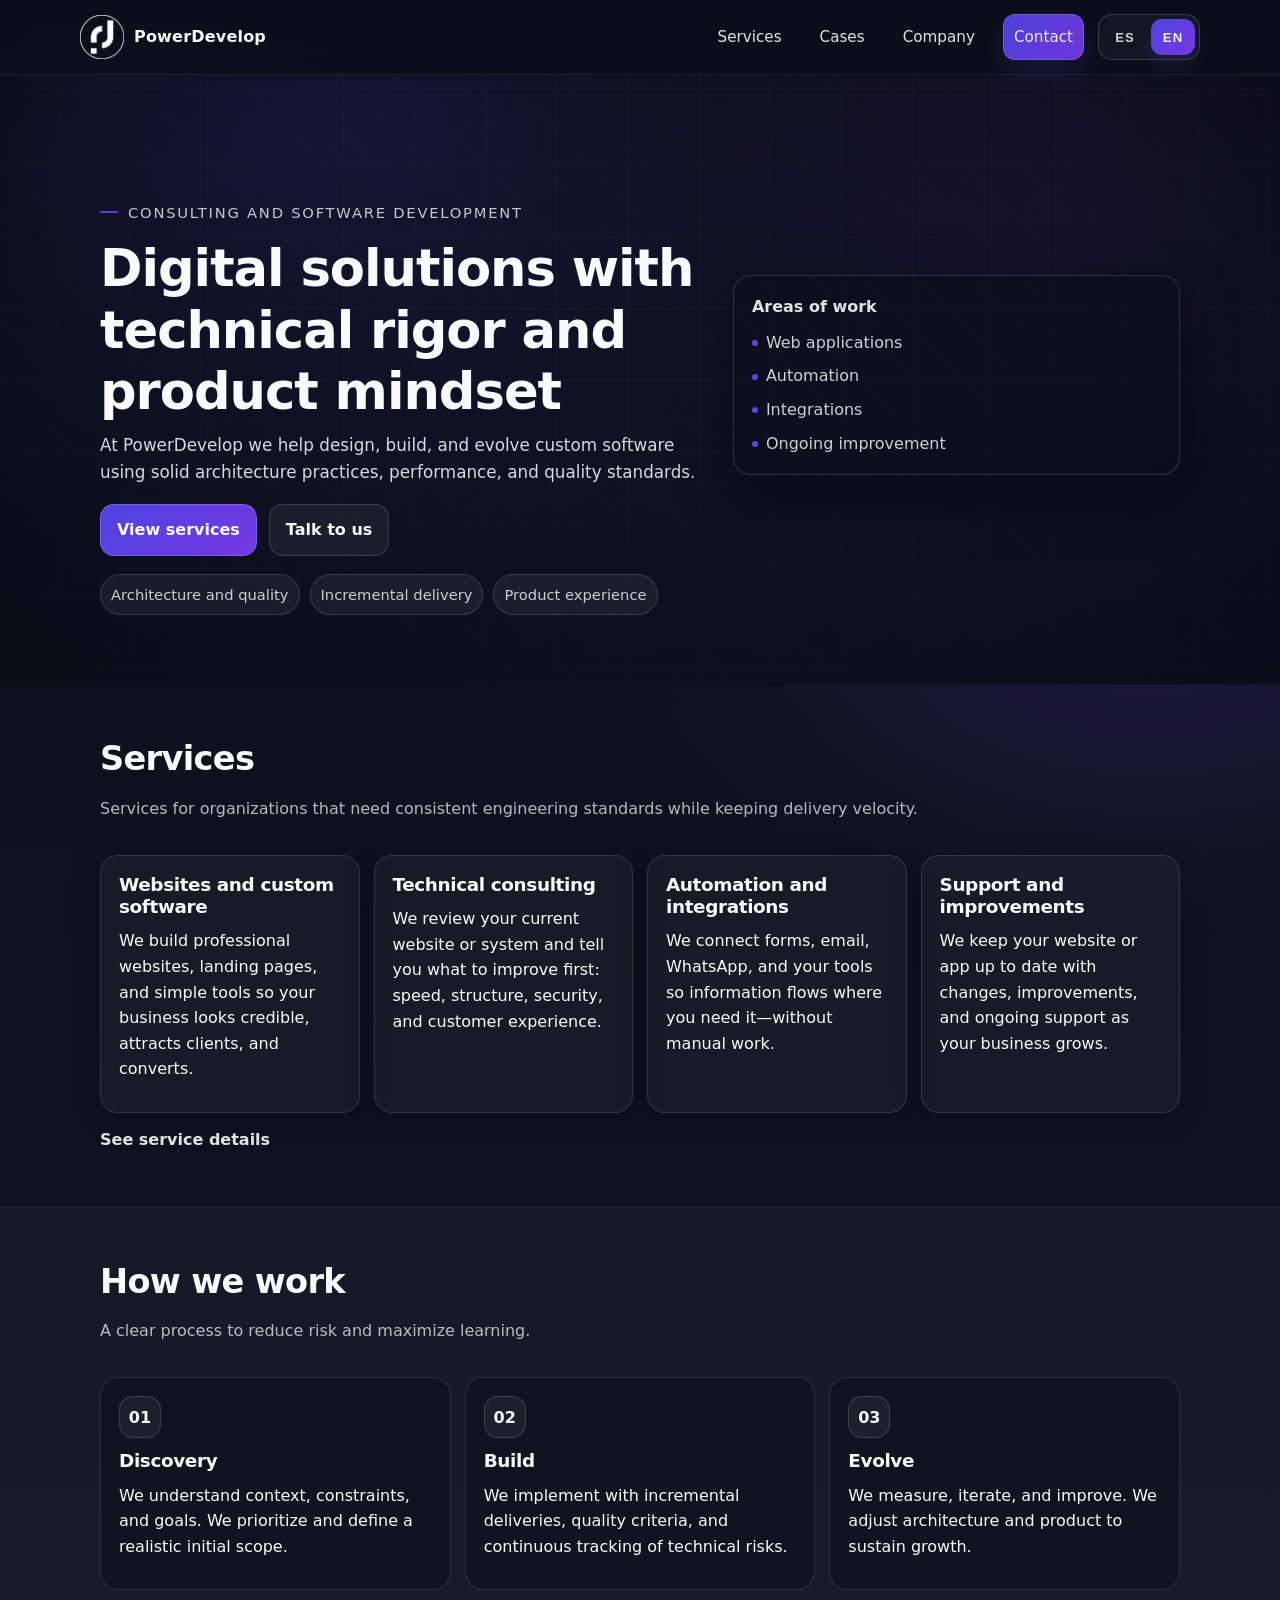
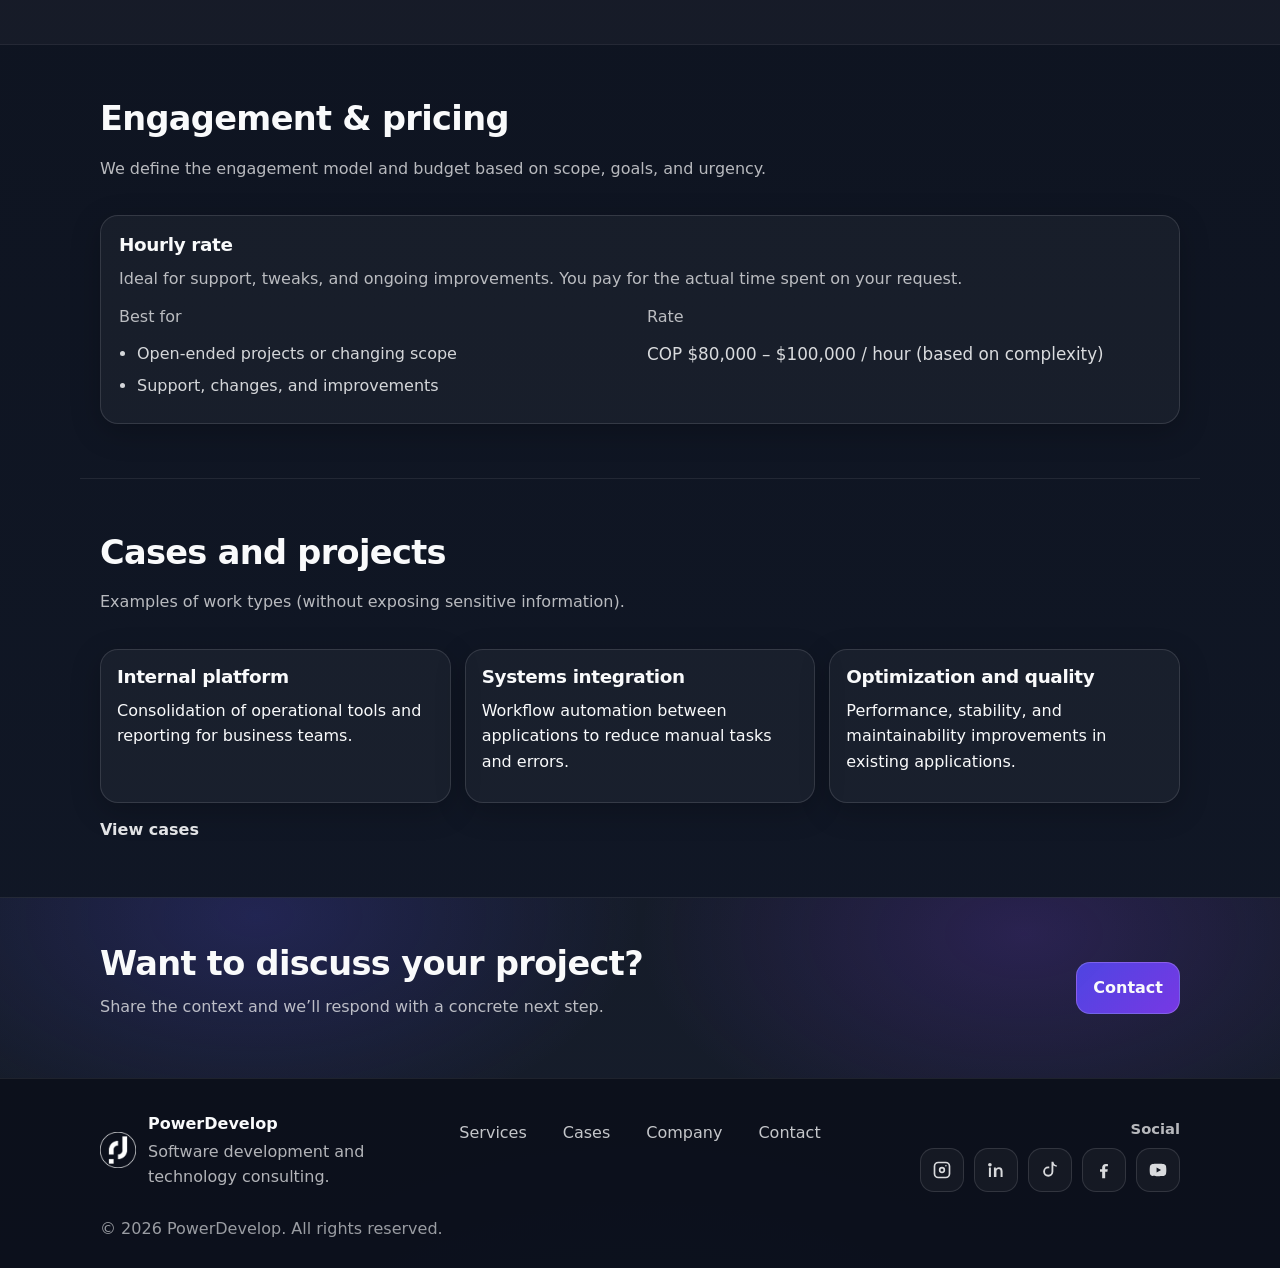
<file: index.html>
<!doctype html>
<html lang="es">
  <head>
    <meta charset="utf-8" />
    <meta name="viewport" content="width=device-width, initial-scale=1" />

    <title data-i18n="pages.home.meta.title">PowerDevelop | Desarrollo de software y consultoría tecnológica</title>
    <meta
      name="description"
      data-i18n-attr="content:pages.home.meta.description"
      content="PowerDevelop desarrolla software a medida y acompaña a organizaciones en la definición, construcción y evolución de productos digitales con foco en calidad, rendimiento y mantenibilidad."
    />

    <meta property="og:site_name" content="PowerDevelop" />
    <meta
      property="og:title"
      data-i18n-attr="content:pages.home.meta.title"
      content="PowerDevelop | Desarrollo de software y consultoría tecnológica"
    />
    <meta
      property="og:description"
      data-i18n-attr="content:pages.home.meta.ogDescription"
      content="Software a medida, consultoría y evolución de producto con enfoque técnico y orientación a negocio."
    />
    <meta property="og:locale" data-i18n-attr="content:common.og.locale" content="es_ES" />
    <meta property="og:type" content="website" />
    <meta property="og:image" content="images/og-cover.jpg" />
    <meta property="og:image:alt" content="PowerDevelop" />
    <meta property="og:image:type" content="image/jpeg" />
    <meta property="og:image:width" content="1200" />
    <meta property="og:image:height" content="630" />
    <meta name="twitter:card" content="summary_large_image" />
    <meta name="twitter:image" content="images/og-cover.jpg" />
    <meta name="twitter:title" data-i18n-attr="content:pages.home.meta.title" content="PowerDevelop | Desarrollo de software y consultoría tecnológica" />
    <meta
      name="twitter:description"
      data-i18n-attr="content:pages.home.meta.description"
      content="PowerDevelop desarrolla software a medida y acompaña a organizaciones en la definición, construcción y evolución de productos digitales con foco en calidad, rendimiento y mantenibilidad."
    />

    <meta name="theme-color" content="#0b0f19" />
    <meta name="color-scheme" content="dark" />
    <link rel="icon" href="images/fav-icon.png" />
    <link rel="stylesheet" href="css/powerdevelop.css" />
    <script src="js/powerdevelop.js" defer></script>

    <script type="application/ld+json">
      {
        "@context": "https://schema.org",
        "@type": "Organization",
        "name": "PowerDevelop",
        "logo": "images/logo_pd.png",
        "image": "images/og-cover.jpg",
        "sameAs": ["https://instagram.com", "https://linkedin.com", "https://tiktok.com", "https://facebook.com", "https://youtube.com"]
      }
    </script>
  </head>

  <body data-page="home">
    <a class="skip-link" href="#contenido" data-i18n="common.ui.skipToContent">Saltar al contenido</a>

    <header class="site-header" data-header>
      <div class="container header-inner">
        <a class="brand" href="index.html" data-i18n-attr="aria-label:common.nav.homeAria" aria-label="PowerDevelop (inicio)">
          <img class="brand-mark" src="images/logo_pd_white.png" width="44" height="44" alt="" />
          <span class="brand-text">PowerDevelop</span>
        </a>

        <nav class="site-nav" id="site-nav" data-i18n-attr="aria-label:common.nav.ariaLabel" aria-label="Navegación principal">
          <a href="servicios.html" data-i18n="common.nav.services">Servicios</a>
          <a href="casos.html" data-i18n="common.nav.cases">Casos</a>
          <a href="empresa.html" data-i18n="common.nav.company">Empresa</a>
          <a class="nav-cta" href="contacto.html" data-i18n="common.nav.contact">Contacto</a>
        </nav>

        <div class="header-controls">
          <div class="lang-switch" role="group" data-i18n-attr="aria-label:common.ui.language" aria-label="Idioma">
            <button class="lang-btn" type="button" data-set-lang="es" aria-pressed="true">ES</button>
            <button class="lang-btn" type="button" data-set-lang="en" aria-pressed="false">EN</button>
          </div>

          <button
            class="nav-toggle"
            type="button"
            aria-controls="site-nav"
            aria-expanded="false"
            data-nav-toggle
          >
            <span class="nav-toggle-lines" aria-hidden="true"></span>
            <span class="sr-only" data-i18n="common.ui.openMenu">Abrir menú</span>
          </button>
        </div>
      </div>
    </header>

    <main id="contenido">
      <section class="hero">
        <div class="container hero-inner">
          <div class="hero-copy">
            <p class="eyebrow" data-i18n="pages.home.hero.eyebrow">Consultoría y desarrollo de software</p>
            <h1 data-i18n="pages.home.hero.title">Soluciones digitales con enfoque técnico y visión de producto</h1>
            <p class="lead" data-i18n="pages.home.hero.lead">
              En PowerDevelop ayudamos a diseñar, construir y evolucionar software a medida con buenas prácticas de
              arquitectura, rendimiento y calidad.
            </p>
            <div class="hero-actions">
              <a class="button primary" href="servicios.html" data-i18n="pages.home.hero.ctaPrimary">Ver servicios</a>
              <a class="button" href="contacto.html" data-i18n="pages.home.hero.ctaSecondary">Habla con nosotros</a>
            </div>
            <ul class="hero-highlights" data-i18n-attr="aria-label:pages.home.hero.pillarsAria" aria-label="Pilares">
              <li data-i18n="pages.home.hero.pillars.p1">Arquitectura y calidad</li>
              <li data-i18n="pages.home.hero.pillars.p2">Entrega incremental</li>
              <li data-i18n="pages.home.hero.pillars.p3">Experiencia en producto</li>
            </ul>
          </div>

          <div class="hero-panel" aria-hidden="true">
            <div class="hero-card">
              <p class="hero-card-title" data-i18n="pages.home.hero.areasTitle">Áreas de trabajo</p>
              <ul class="hero-card-list">
                <li data-i18n="pages.home.hero.areas.a1">Aplicaciones web</li>
                <li data-i18n="pages.home.hero.areas.a2">Automatización</li>
                <li data-i18n="pages.home.hero.areas.a3">Integraciones</li>
                <li data-i18n="pages.home.hero.areas.a4">Mantenimiento evolutivo</li>
              </ul>
            </div>
            <div class="hero-glow"></div>
          </div>
        </div>
      </section>

      <section class="section">
        <div class="container">
          <div class="section-head">
            <h2 data-i18n="pages.home.services.title">Servicios</h2>
            <p class="muted" data-i18n="pages.home.services.lead">
              Servicios pensados para organizaciones que necesitan construir con consistencia técnica y mantener
              velocidad de evolución.
            </p>
          </div>

          <div class="grid-4">
            <article class="card">
              <h3 data-i18n="pages.home.services.cards.c1Title">Software a medida</h3>
              <p data-i18n="pages.home.services.cards.c1Body">
                Desarrollo end‑to‑end de aplicaciones web y herramientas internas alineadas a objetivos de negocio.
              </p>
            </article>
            <article class="card">
              <h3 data-i18n="pages.home.services.cards.c2Title">Consultoría técnica</h3>
              <p data-i18n="pages.home.services.cards.c2Body">
                Evaluación de arquitectura, deuda técnica, rendimiento y calidad con recomendaciones accionables.
              </p>
            </article>
            <article class="card">
              <h3 data-i18n="pages.home.services.cards.c3Title">Integraciones</h3>
              <p data-i18n="pages.home.services.cards.c3Body">
                Conexión de sistemas y automatización de procesos mediante integraciones robustas y observables.
              </p>
            </article>
            <article class="card">
              <h3 data-i18n="pages.home.services.cards.c4Title">Evolución y soporte</h3>
              <p data-i18n="pages.home.services.cards.c4Body">
                Mantenimiento correctivo y evolutivo para mejorar fiabilidad, experiencia de usuario y coste total.
              </p>
            </article>
          </div>

          <div class="section-actions">
            <a class="text-link" href="servicios.html" data-i18n="pages.home.services.link">Ver detalle de servicios</a>
          </div>
        </div>
      </section>

      <section class="section surface">
        <div class="container">
          <div class="section-head">
            <h2 data-i18n="pages.home.process.title">Cómo trabajamos</h2>
            <p class="muted" data-i18n="pages.home.process.lead">Un proceso claro para reducir riesgos y maximizar aprendizaje.</p>
          </div>

          <div class="grid-3">
            <article class="step">
              <p class="step-kicker">01</p>
              <h3 data-i18n="pages.home.process.steps.s1Title">Descubrimiento</h3>
              <p data-i18n="pages.home.process.steps.s1Body">
                Entendemos el contexto, restricciones y objetivos. Priorizamos y definimos un alcance inicial realista.
              </p>
            </article>
            <article class="step">
              <p class="step-kicker">02</p>
              <h3 data-i18n="pages.home.process.steps.s2Title">Construcción</h3>
              <p data-i18n="pages.home.process.steps.s2Body">
                Implementamos con entregas incrementales, criterios de calidad y seguimiento de riesgos técnicos.
              </p>
            </article>
            <article class="step">
              <p class="step-kicker">03</p>
              <h3 data-i18n="pages.home.process.steps.s3Title">Evolución</h3>
              <p data-i18n="pages.home.process.steps.s3Body">
                Medimos, iteramos y mejoramos. Ajustamos arquitectura y producto para sostener el crecimiento.
              </p>
            </article>
          </div>
        </div>
      </section>

      <section class="section">
        <div class="container">
          <div class="section-head">
            <h2 data-i18n="pages.home.billing.title">Modelo de contratación</h2>
            <p class="muted" data-i18n="pages.home.billing.lead">
              Definimos el esquema de trabajo y el presupuesto según el alcance, el objetivo y la urgencia.
            </p>
          </div>

          <article class="card">
            <h3 data-i18n="pages.home.billing.hourly.title">Tarifa por hora</h3>
            <p class="muted" data-i18n="pages.home.billing.hourly.desc">
              Ideal para soporte, ajustes y mejoras continuas. Pagas por el tiempo real dedicado a tu necesidad.
            </p>

            <div class="grid-2">
              <div>
                <p class="muted" data-i18n="pages.home.billing.hourly.whenTitle">Ideal para</p>
                <ul class="list">
                  <li data-i18n="pages.home.billing.hourly.when.p1">Proyectos abiertos o con alcance variable</li>
                  <li data-i18n="pages.home.billing.hourly.when.p2">Soporte, cambios y mejoras</li>
                </ul>
              </div>

              <div>
                <p class="muted" data-i18n="pages.home.billing.hourly.exampleTitle">Tarifa</p>
                <p class="lead" data-i18n="pages.home.billing.hourly.exampleValue">
                  $80.000 – $100.000 COP / hora (Segun complejidad)
                </p>
              </div>
            </div>
          </article>
        </div>
      </section>

      <div class="section-divider" role="presentation"></div>

      <section class="section">
        <div class="container">
          <div class="section-head">
            <h2 data-i18n="pages.home.cases.title">Casos y proyectos</h2>
            <p class="muted" data-i18n="pages.home.cases.lead">Ejemplos de tipos de trabajo (sin exponer información sensible).</p>
          </div>

          <div class="grid-3">
            <article class="card card-tight">
              <h3 data-i18n="pages.home.cases.cards.c1Title">Plataforma interna</h3>
              <p data-i18n="pages.home.cases.cards.c1Body">
                Consolidación de herramientas operativas y reporting para equipos de negocio.
              </p>
            </article>
            <article class="card card-tight">
              <h3 data-i18n="pages.home.cases.cards.c2Title">Integración de sistemas</h3>
              <p data-i18n="pages.home.cases.cards.c2Body">
                Automatización de flujos entre aplicaciones para reducir tareas manuales y errores.
              </p>
            </article>
            <article class="card card-tight">
              <h3 data-i18n="pages.home.cases.cards.c3Title">Optimización y calidad</h3>
              <p data-i18n="pages.home.cases.cards.c3Body">
                Mejoras de rendimiento, estabilidad y mantenibilidad en aplicaciones existentes.
              </p>
            </article>
          </div>

          <div class="section-actions">
            <a class="text-link" href="casos.html" data-i18n="pages.home.cases.link">Ver casos</a>
          </div>
        </div>
      </section>

      <section class="cta">
        <div class="container cta-inner">
          <div>
            <h2 data-i18n="pages.home.cta.title">¿Quieres hablar de tu proyecto?</h2>
            <p class="muted" data-i18n="pages.home.cta.lead">Cuéntanos el contexto y te respondemos con un siguiente paso concreto.</p>
          </div>
          <div class="cta-actions">
            <a class="button primary" href="contacto.html" data-i18n="pages.home.cta.button">Contacto</a>
          </div>
        </div>
      </section>
    </main>

    <footer class="site-footer">
      <div class="container footer-inner">
        <div class="footer-brand">
          <img class="footer-mark" src="images/logo_pd_white.png" width="36" height="36" alt="" />
          <div>
            <p class="footer-title">PowerDevelop</p>
            <p class="footer-muted" data-i18n="common.footer.tagline">Desarrollo de software y consultoría tecnológica.</p>
          </div>
        </div>

        <nav class="footer-nav" data-i18n-attr="aria-label:common.footer.linksAria" aria-label="Enlaces">
          <a href="servicios.html" data-i18n="common.nav.services">Servicios</a>
          <a href="casos.html" data-i18n="common.nav.cases">Casos</a>
          <a href="empresa.html" data-i18n="common.nav.company">Empresa</a>
          <a href="contacto.html" data-i18n="common.nav.contact">Contacto</a>
        </nav>

        <div class="footer-social">
          <p class="footer-social-title" data-i18n="common.footer.socialTitle">Redes sociales</p>
          <div class="social-links">
            <a
              class="social-link"
              href="https://instagram.com"
              target="_blank"
              rel="noopener noreferrer"
              data-i18n-attr="aria-label:common.social.instagram"
              aria-label="Instagram"
            >
              <span class="sr-only" data-i18n="common.social.instagram">Instagram</span>
              <svg viewBox="0 0 24 24" aria-hidden="true">
                <path
                  d="M7.5 2h9A5.5 5.5 0 0 1 22 7.5v9A5.5 5.5 0 0 1 16.5 22h-9A5.5 5.5 0 0 1 2 16.5v-9A5.5 5.5 0 0 1 7.5 2Zm0 2A3.5 3.5 0 0 0 4 7.5v9A3.5 3.5 0 0 0 7.5 20h9a3.5 3.5 0 0 0 3.5-3.5v-9A3.5 3.5 0 0 0 16.5 4h-9Zm4.5 4.2A3.8 3.8 0 1 1 8.2 12 3.8 3.8 0 0 1 12 8.2Zm0 2A1.8 1.8 0 1 0 13.8 12 1.8 1.8 0 0 0 12 10.2ZM17.6 6.8a.9.9 0 1 1-.9-.9.9.9 0 0 1 .9.9Z"
                />
              </svg>
            </a>

            <a
              class="social-link"
              href="https://linkedin.com"
              target="_blank"
              rel="noopener noreferrer"
              data-i18n-attr="aria-label:common.social.linkedin"
              aria-label="LinkedIn"
            >
              <span class="sr-only" data-i18n="common.social.linkedin">LinkedIn</span>
              <svg viewBox="0 0 24 24" aria-hidden="true">
                <path
                  d="M4.7 3.5a2.2 2.2 0 1 1 0 4.4 2.2 2.2 0 0 1 0-4.4ZM3.5 9h2.4v11.5H3.5V9Zm6 0h2.3v1.6h.1c.5-1 1.8-1.9 3.6-1.9 3 0 4.4 1.7 4.4 5.2v6.6h-2.4v-6.2c0-2.2-.7-3.4-2.4-3.4-1.3 0-2.1.9-2.4 1.7-.1.3-.2.7-.2 1.1v6.8H9.5V9Z"
                />
              </svg>
            </a>

            <a
              class="social-link"
              href="https://tiktok.com"
              target="_blank"
              rel="noopener noreferrer"
              data-i18n-attr="aria-label:common.social.tiktok"
              aria-label="TikTok"
            >
              <span class="sr-only" data-i18n="common.social.tiktok">TikTok</span>
              <svg viewBox="0 0 24 24" aria-hidden="true">
                <path
                  d="M14 2h2.1c.2 2.3 1.7 4 4 4.2V8c-1.5 0-2.9-.5-4.1-1.4v7.3a6.1 6.1 0 1 1-6.1-6.1c.4 0 .8 0 1.2.1v2.2c-.4-.1-.8-.2-1.2-.2a3.9 3.9 0 1 0 3.9 3.9V2Z"
                />
              </svg>
            </a>

            <a
              class="social-link"
              href="https://facebook.com"
              target="_blank"
              rel="noopener noreferrer"
              data-i18n-attr="aria-label:common.social.facebook"
              aria-label="Facebook"
            >
              <span class="sr-only" data-i18n="common.social.facebook">Facebook</span>
              <svg viewBox="0 0 24 24" aria-hidden="true">
                <path
                  d="M13.4 22v-8h2.7l.4-3h-3.1V9.1c0-.9.2-1.5 1.6-1.5h1.7V5c-.3 0-1.3-.1-2.6-.1-2.6 0-4.3 1.6-4.3 4.5V11H7.2v3h2.6v8h3.6Z"
                />
              </svg>
            </a>

            <a
              class="social-link"
              href="https://youtube.com"
              target="_blank"
              rel="noopener noreferrer"
              data-i18n-attr="aria-label:common.social.youtube"
              aria-label="YouTube"
            >
              <span class="sr-only" data-i18n="common.social.youtube">YouTube</span>
              <svg viewBox="0 0 24 24" aria-hidden="true">
                <path
                  d="M21.6 7.2a3 3 0 0 0-2.1-2.1C17.7 4.6 12 4.6 12 4.6s-5.7 0-7.5.5A3 3 0 0 0 2.4 7.2 31 31 0 0 0 2 12a31 31 0 0 0 .4 4.8 3 3 0 0 0 2.1 2.1c1.8.5 7.5.5 7.5.5s5.7 0 7.5-.5a3 3 0 0 0 2.1-2.1A31 31 0 0 0 22 12a31 31 0 0 0-.4-4.8ZM10.3 15.1V8.9L15.7 12l-5.4 3.1Z"
                />
              </svg>
            </a>
          </div>
        </div>

        <p class="footer-legal" data-i18n="common.footer.legal">© {{year}} PowerDevelop. Todos los derechos reservados.</p>
      </div>
    </footer>
  </body>
</html>
</file>
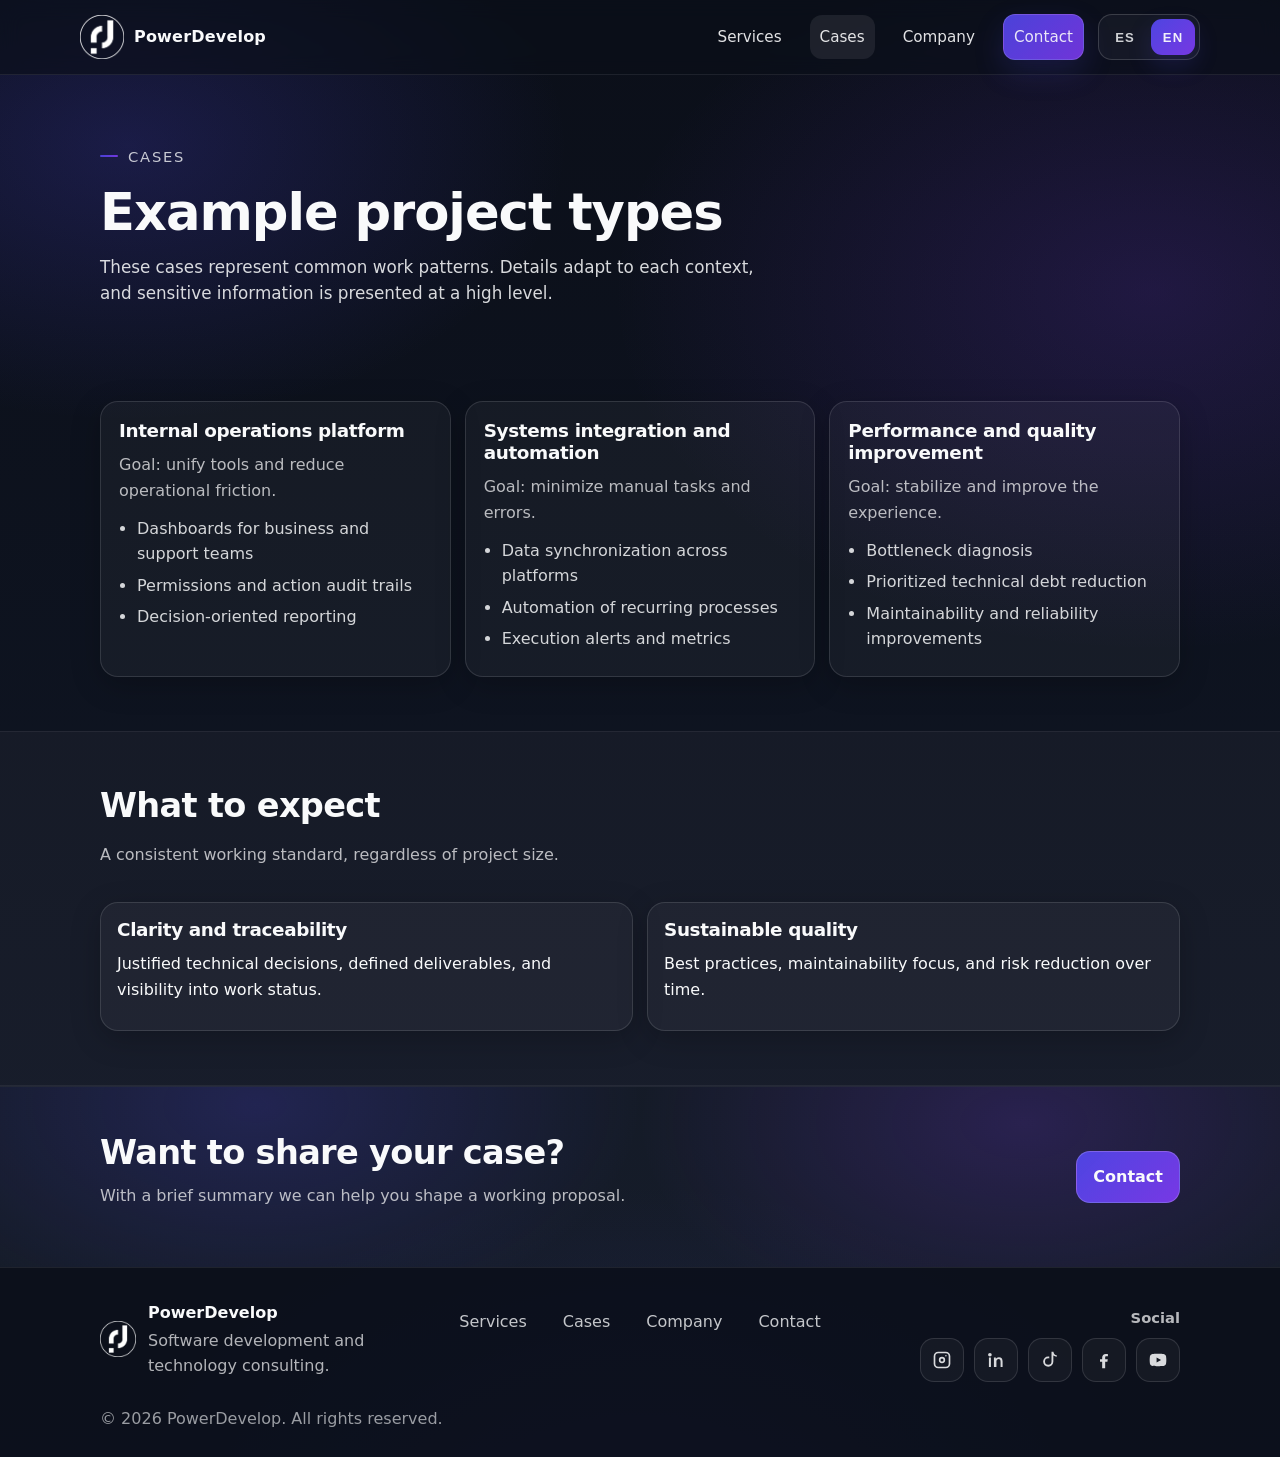
<file: casos.html>
<!doctype html>
<html lang="es">
  <head>
    <meta charset="utf-8" />
    <meta name="viewport" content="width=device-width, initial-scale=1" />

    <title data-i18n="pages.cases.meta.title">Casos | PowerDevelop</title>
    <meta
      name="description"
      data-i18n-attr="content:pages.cases.meta.description"
      content="Casos y ejemplos de proyectos tipo en PowerDevelop: plataformas internas, integraciones y mejoras de rendimiento y calidad."
    />

    <meta property="og:site_name" content="PowerDevelop" />
    <meta property="og:title" data-i18n-attr="content:pages.cases.meta.title" content="Casos | PowerDevelop" />
    <meta
      property="og:description"
      data-i18n-attr="content:pages.cases.meta.ogDescription"
      content="Ejemplos de tipos de proyectos y resultados habituales."
    />
    <meta property="og:type" content="website" />
    <meta property="og:locale" data-i18n-attr="content:common.og.locale" content="es_ES" />
    <meta property="og:image" content="images/og-cover.jpg" />
    <meta property="og:image:alt" content="PowerDevelop" />
    <meta property="og:image:type" content="image/jpeg" />
    <meta property="og:image:width" content="1200" />
    <meta property="og:image:height" content="630" />
    <meta name="twitter:card" content="summary_large_image" />
    <meta name="twitter:image" content="images/og-cover.jpg" />
    <meta name="twitter:title" data-i18n-attr="content:pages.cases.meta.title" content="Casos | PowerDevelop" />
    <meta
      name="twitter:description"
      data-i18n-attr="content:pages.cases.meta.description"
      content="Casos y ejemplos de proyectos tipo en PowerDevelop: plataformas internas, integraciones y mejoras de rendimiento y calidad."
    />

    <meta name="theme-color" content="#0b0f19" />
    <meta name="color-scheme" content="dark" />
    <link rel="icon" href="images/fav-icon.png" />
    <link rel="stylesheet" href="css/powerdevelop.css" />
    <script src="js/powerdevelop.js" defer></script>

    <script type="application/ld+json">
      {
        "@context": "https://schema.org",
        "@type": "Organization",
        "name": "PowerDevelop",
        "logo": "images/logo_pd.png",
        "image": "images/og-cover.jpg",
        "sameAs": ["https://instagram.com", "https://linkedin.com", "https://tiktok.com", "https://facebook.com", "https://youtube.com"]
      }
    </script>
  </head>

  <body data-page="cases">
    <a class="skip-link" href="#contenido" data-i18n="common.ui.skipToContent">Saltar al contenido</a>

    <header class="site-header" data-header>
      <div class="container header-inner">
        <a class="brand" href="index.html" data-i18n-attr="aria-label:common.nav.homeAria" aria-label="PowerDevelop (inicio)">
          <img class="brand-mark" src="images/logo_pd_white.png" width="44" height="44" alt="" />
          <span class="brand-text">PowerDevelop</span>
        </a>

        <nav class="site-nav" id="site-nav" data-i18n-attr="aria-label:common.nav.ariaLabel" aria-label="Navegación principal">
          <a href="servicios.html" data-i18n="common.nav.services">Servicios</a>
          <a href="casos.html" aria-current="page" data-i18n="common.nav.cases">Casos</a>
          <a href="empresa.html" data-i18n="common.nav.company">Empresa</a>
          <a class="nav-cta" href="contacto.html" data-i18n="common.nav.contact">Contacto</a>
        </nav>

        <div class="header-controls">
          <div class="lang-switch" role="group" data-i18n-attr="aria-label:common.ui.language" aria-label="Idioma">
            <button class="lang-btn" type="button" data-set-lang="es" aria-pressed="true">ES</button>
            <button class="lang-btn" type="button" data-set-lang="en" aria-pressed="false">EN</button>
          </div>

          <button
            class="nav-toggle"
            type="button"
            aria-controls="site-nav"
            aria-expanded="false"
            data-nav-toggle
          >
            <span class="nav-toggle-lines" aria-hidden="true"></span>
            <span class="sr-only" data-i18n="common.ui.openMenu">Abrir menú</span>
          </button>
        </div>
      </div>
    </header>

    <main id="contenido">
      <section class="page-hero">
        <div class="container">
          <p class="eyebrow" data-i18n="pages.cases.hero.eyebrow">Casos</p>
          <h1 data-i18n="pages.cases.hero.title">Ejemplos de proyectos tipo</h1>
          <p class="lead" data-i18n="pages.cases.hero.lead">
            Estos casos representan tipos de trabajo habituales. Los detalles se ajustan a cada contexto, y cuando hay
            información sensible se presenta de forma general.
          </p>
        </div>
      </section>

      <section class="section">
        <div class="container">
          <div class="grid-3">
            <article class="card">
              <h2 class="h3" data-i18n="pages.cases.cards.c1Title">Plataforma interna para operaciones</h2>
              <p class="muted" data-i18n="pages.cases.cards.c1Objective">
                Objetivo: unificar herramientas y reducir fricción operativa.
              </p>
              <ul class="list">
                <li data-i18n="pages.cases.cards.c1L1">Paneles para equipos de negocio y soporte</li>
                <li data-i18n="pages.cases.cards.c1L2">Permisos y trazabilidad de acciones</li>
                <li data-i18n="pages.cases.cards.c1L3">Reporting orientado a decisiones</li>
              </ul>
            </article>

            <article class="card">
              <h2 class="h3" data-i18n="pages.cases.cards.c2Title">Integración de sistemas y automatización</h2>
              <p class="muted" data-i18n="pages.cases.cards.c2Objective">Objetivo: minimizar tareas manuales y errores.</p>
              <ul class="list">
                <li data-i18n="pages.cases.cards.c2L1">Sincronización de datos entre plataformas</li>
                <li data-i18n="pages.cases.cards.c2L2">Automatización de procesos recurrentes</li>
                <li data-i18n="pages.cases.cards.c2L3">Alertas y métricas de ejecución</li>
              </ul>
            </article>

            <article class="card">
              <h2 class="h3" data-i18n="pages.cases.cards.c3Title">Mejora de rendimiento y calidad</h2>
              <p class="muted" data-i18n="pages.cases.cards.c3Objective">Objetivo: estabilizar y mejorar la experiencia.</p>
              <ul class="list">
                <li data-i18n="pages.cases.cards.c3L1">Diagnóstico de cuellos de botella</li>
                <li data-i18n="pages.cases.cards.c3L2">Reducción de deuda técnica priorizada</li>
                <li data-i18n="pages.cases.cards.c3L3">Mejoras de mantenibilidad y fiabilidad</li>
              </ul>
            </article>
          </div>
        </div>
      </section>

      <section class="section surface">
        <div class="container">
          <div class="section-head">
            <h2 data-i18n="pages.cases.expect.title">Qué puedes esperar</h2>
            <p class="muted" data-i18n="pages.cases.expect.lead">
              Un estándar de trabajo consistente, independientemente del tamaño del proyecto.
            </p>
          </div>

          <div class="grid-2">
            <article class="card card-tight">
              <h3 data-i18n="pages.cases.expect.e1Title">Claridad y trazabilidad</h3>
              <p data-i18n="pages.cases.expect.e1Body">
                Decisiones técnicas justificadas, entregables definidos y visibilidad del estado del trabajo.
              </p>
            </article>
            <article class="card card-tight">
              <h3 data-i18n="pages.cases.expect.e2Title">Calidad sostenible</h3>
              <p data-i18n="pages.cases.expect.e2Body">
                Buenas prácticas, foco en mantenibilidad y reducción de riesgos a medio plazo.
              </p>
            </article>
          </div>
        </div>
      </section>

      <section class="cta">
        <div class="container cta-inner">
          <div>
            <h2 data-i18n="pages.cases.cta.title">¿Quieres compartir tu caso?</h2>
            <p class="muted" data-i18n="pages.cases.cta.lead">
              Con un breve resumen podemos ayudarte a concretar una propuesta de trabajo.
            </p>
          </div>
          <div class="cta-actions">
            <a class="button primary" href="contacto.html" data-i18n="pages.cases.cta.button">Contacto</a>
          </div>
        </div>
      </section>
    </main>

    <footer class="site-footer">
      <div class="container footer-inner">
        <div class="footer-brand">
          <img class="footer-mark" src="images/logo_pd_white.png" width="36" height="36" alt="" />
          <div>
            <p class="footer-title">PowerDevelop</p>
            <p class="footer-muted" data-i18n="common.footer.tagline">Desarrollo de software y consultoría tecnológica.</p>
          </div>
        </div>

        <nav class="footer-nav" data-i18n-attr="aria-label:common.footer.linksAria" aria-label="Enlaces">
          <a href="servicios.html" data-i18n="common.nav.services">Servicios</a>
          <a href="casos.html" aria-current="page" data-i18n="common.nav.cases">Casos</a>
          <a href="empresa.html" data-i18n="common.nav.company">Empresa</a>
          <a href="contacto.html" data-i18n="common.nav.contact">Contacto</a>
        </nav>

        <div class="footer-social">
          <p class="footer-social-title" data-i18n="common.footer.socialTitle">Redes sociales</p>
          <div class="social-links">
            <a
              class="social-link"
              href="https://instagram.com"
              target="_blank"
              rel="noopener noreferrer"
              data-i18n-attr="aria-label:common.social.instagram"
              aria-label="Instagram"
            >
              <span class="sr-only" data-i18n="common.social.instagram">Instagram</span>
              <svg viewBox="0 0 24 24" aria-hidden="true">
                <path
                  d="M7.5 2h9A5.5 5.5 0 0 1 22 7.5v9A5.5 5.5 0 0 1 16.5 22h-9A5.5 5.5 0 0 1 2 16.5v-9A5.5 5.5 0 0 1 7.5 2Zm0 2A3.5 3.5 0 0 0 4 7.5v9A3.5 3.5 0 0 0 7.5 20h9a3.5 3.5 0 0 0 3.5-3.5v-9A3.5 3.5 0 0 0 16.5 4h-9Zm4.5 4.2A3.8 3.8 0 1 1 8.2 12 3.8 3.8 0 0 1 12 8.2Zm0 2A1.8 1.8 0 1 0 13.8 12 1.8 1.8 0 0 0 12 10.2ZM17.6 6.8a.9.9 0 1 1-.9-.9.9.9 0 0 1 .9.9Z"
                />
              </svg>
            </a>

            <a
              class="social-link"
              href="https://linkedin.com"
              target="_blank"
              rel="noopener noreferrer"
              data-i18n-attr="aria-label:common.social.linkedin"
              aria-label="LinkedIn"
            >
              <span class="sr-only" data-i18n="common.social.linkedin">LinkedIn</span>
              <svg viewBox="0 0 24 24" aria-hidden="true">
                <path
                  d="M4.7 3.5a2.2 2.2 0 1 1 0 4.4 2.2 2.2 0 0 1 0-4.4ZM3.5 9h2.4v11.5H3.5V9Zm6 0h2.3v1.6h.1c.5-1 1.8-1.9 3.6-1.9 3 0 4.4 1.7 4.4 5.2v6.6h-2.4v-6.2c0-2.2-.7-3.4-2.4-3.4-1.3 0-2.1.9-2.4 1.7-.1.3-.2.7-.2 1.1v6.8H9.5V9Z"
                />
              </svg>
            </a>

            <a
              class="social-link"
              href="https://tiktok.com"
              target="_blank"
              rel="noopener noreferrer"
              data-i18n-attr="aria-label:common.social.tiktok"
              aria-label="TikTok"
            >
              <span class="sr-only" data-i18n="common.social.tiktok">TikTok</span>
              <svg viewBox="0 0 24 24" aria-hidden="true">
                <path
                  d="M14 2h2.1c.2 2.3 1.7 4 4 4.2V8c-1.5 0-2.9-.5-4.1-1.4v7.3a6.1 6.1 0 1 1-6.1-6.1c.4 0 .8 0 1.2.1v2.2c-.4-.1-.8-.2-1.2-.2a3.9 3.9 0 1 0 3.9 3.9V2Z"
                />
              </svg>
            </a>

            <a
              class="social-link"
              href="https://facebook.com"
              target="_blank"
              rel="noopener noreferrer"
              data-i18n-attr="aria-label:common.social.facebook"
              aria-label="Facebook"
            >
              <span class="sr-only" data-i18n="common.social.facebook">Facebook</span>
              <svg viewBox="0 0 24 24" aria-hidden="true">
                <path
                  d="M13.4 22v-8h2.7l.4-3h-3.1V9.1c0-.9.2-1.5 1.6-1.5h1.7V5c-.3 0-1.3-.1-2.6-.1-2.6 0-4.3 1.6-4.3 4.5V11H7.2v3h2.6v8h3.6Z"
                />
              </svg>
            </a>

            <a
              class="social-link"
              href="https://youtube.com"
              target="_blank"
              rel="noopener noreferrer"
              data-i18n-attr="aria-label:common.social.youtube"
              aria-label="YouTube"
            >
              <span class="sr-only" data-i18n="common.social.youtube">YouTube</span>
              <svg viewBox="0 0 24 24" aria-hidden="true">
                <path
                  d="M21.6 7.2a3 3 0 0 0-2.1-2.1C17.7 4.6 12 4.6 12 4.6s-5.7 0-7.5.5A3 3 0 0 0 2.4 7.2 31 31 0 0 0 2 12a31 31 0 0 0 .4 4.8 3 3 0 0 0 2.1 2.1c1.8.5 7.5.5 7.5.5s5.7 0 7.5-.5a3 3 0 0 0 2.1-2.1A31 31 0 0 0 22 12a31 31 0 0 0-.4-4.8ZM10.3 15.1V8.9L15.7 12l-5.4 3.1Z"
                />
              </svg>
            </a>
          </div>
        </div>

        <p class="footer-legal" data-i18n="common.footer.legal">© {{year}} PowerDevelop. Todos los derechos reservados.</p>
      </div>
    </footer>
  </body>
</html>
</file>
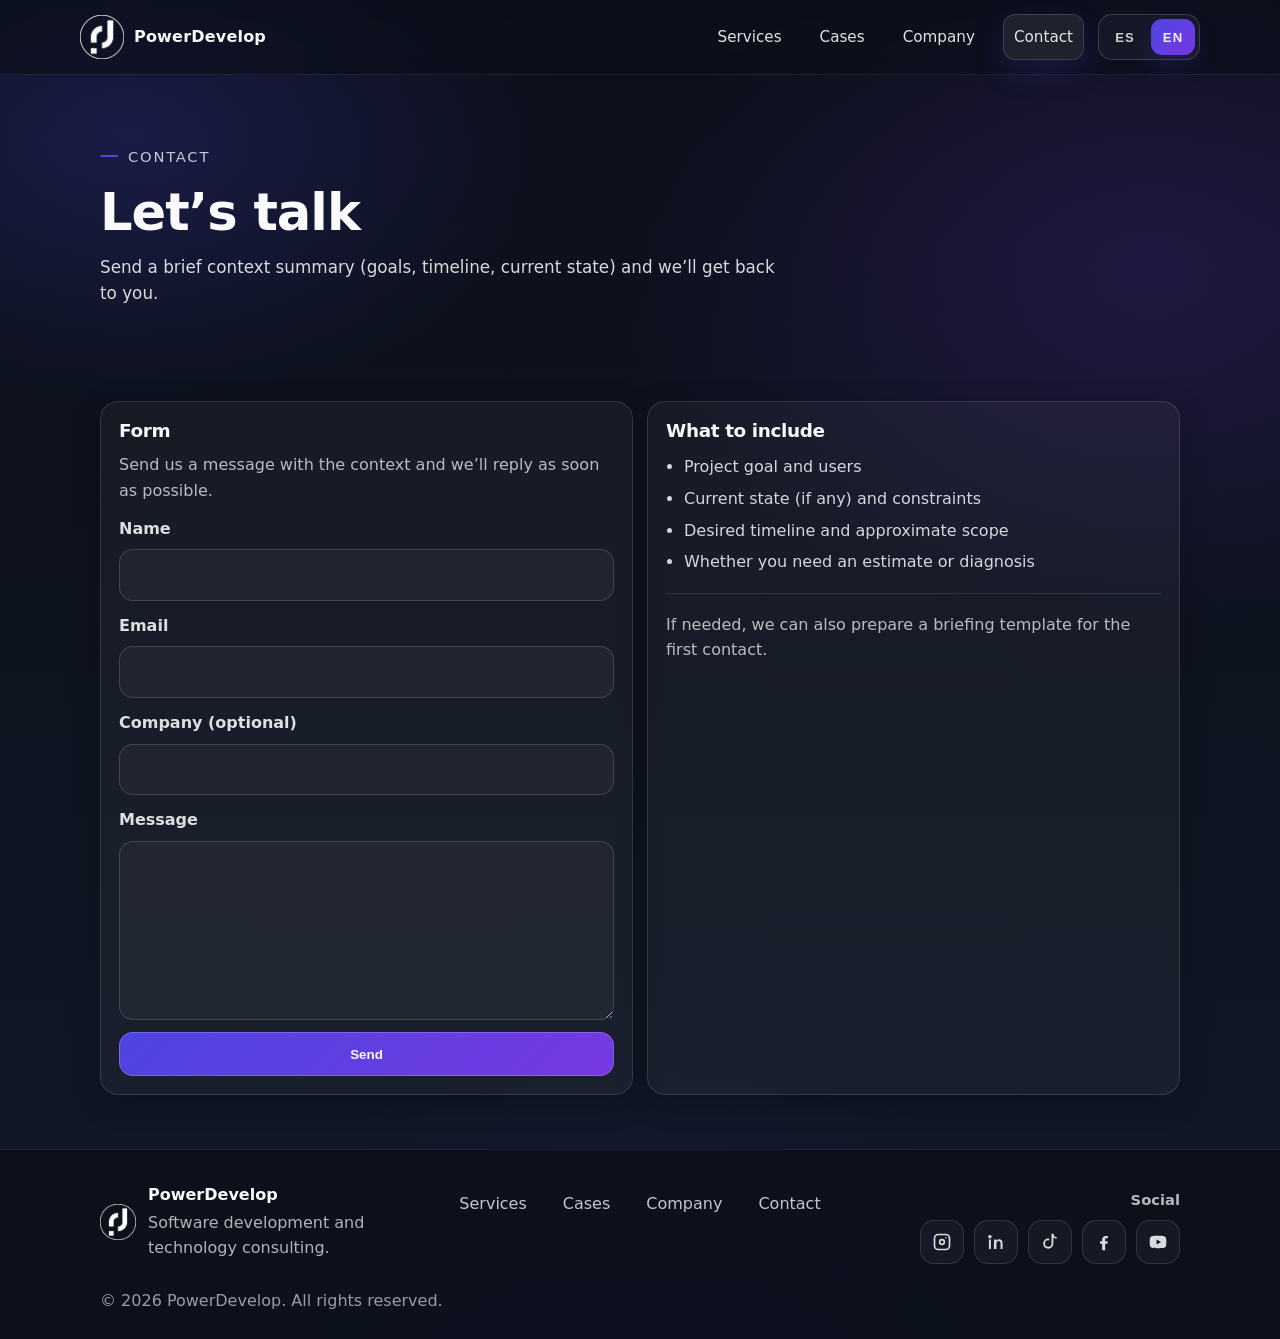
<file: contacto.html>
<!doctype html>
<html lang="es">
  <head>
    <meta charset="utf-8" />
    <meta name="viewport" content="width=device-width, initial-scale=1" />

    <title data-i18n="pages.contact.meta.title">Contacto | PowerDevelop</title>
    <meta
      name="description"
      data-i18n-attr="content:pages.contact.meta.description"
      content="Contacto con PowerDevelop. Envíanos un mensaje para hablar sobre tu proyecto, una evaluación técnica o un servicio."
    />

    <meta property="og:site_name" content="PowerDevelop" />
    <meta property="og:title" data-i18n-attr="content:pages.contact.meta.title" content="Contacto | PowerDevelop" />
    <meta
      property="og:description"
      data-i18n-attr="content:pages.contact.meta.ogDescription"
      content="Envíanos un mensaje y responderemos con un siguiente paso concreto."
    />
    <meta property="og:type" content="website" />
    <meta property="og:locale" data-i18n-attr="content:common.og.locale" content="es_ES" />
    <meta property="og:image" content="images/og-cover.jpg" />
    <meta property="og:image:alt" content="PowerDevelop" />
    <meta property="og:image:type" content="image/jpeg" />
    <meta property="og:image:width" content="1200" />
    <meta property="og:image:height" content="630" />
    <meta name="twitter:card" content="summary_large_image" />
    <meta name="twitter:image" content="images/og-cover.jpg" />
    <meta name="twitter:title" data-i18n-attr="content:pages.contact.meta.title" content="Contacto | PowerDevelop" />
    <meta
      name="twitter:description"
      data-i18n-attr="content:pages.contact.meta.description"
      content="Contacto con PowerDevelop. Envíanos un mensaje para hablar sobre tu proyecto, una evaluación técnica o un servicio."
    />

    <meta name="theme-color" content="#0b0f19" />
    <meta name="color-scheme" content="dark" />
    <link rel="icon" href="images/fav-icon.png" />
    <link rel="stylesheet" href="css/powerdevelop.css" />
    <script src="js/powerdevelop.js" defer></script>

    <script type="application/ld+json">
      {
        "@context": "https://schema.org",
        "@type": "Organization",
        "name": "PowerDevelop",
        "logo": "images/logo_pd.png",
        "image": "images/og-cover.jpg",
        "sameAs": ["https://instagram.com", "https://linkedin.com", "https://tiktok.com", "https://facebook.com", "https://youtube.com"]
      }
    </script>
  </head>

  <body data-page="contact">
    <a class="skip-link" href="#contenido" data-i18n="common.ui.skipToContent">Saltar al contenido</a>

    <header class="site-header" data-header>
      <div class="container header-inner">
        <a class="brand" href="index.html" data-i18n-attr="aria-label:common.nav.homeAria" aria-label="PowerDevelop (inicio)">
          <img class="brand-mark" src="images/logo_pd_white.png" width="44" height="44" alt="" />
          <span class="brand-text">PowerDevelop</span>
        </a>

        <nav class="site-nav" id="site-nav" data-i18n-attr="aria-label:common.nav.ariaLabel" aria-label="Navegación principal">
          <a href="servicios.html" data-i18n="common.nav.services">Servicios</a>
          <a href="casos.html" data-i18n="common.nav.cases">Casos</a>
          <a href="empresa.html" data-i18n="common.nav.company">Empresa</a>
          <a class="nav-cta" href="contacto.html" aria-current="page" data-i18n="common.nav.contact">Contacto</a>
        </nav>

        <div class="header-controls">
          <div class="lang-switch" role="group" data-i18n-attr="aria-label:common.ui.language" aria-label="Idioma">
            <button class="lang-btn" type="button" data-set-lang="es" aria-pressed="true">ES</button>
            <button class="lang-btn" type="button" data-set-lang="en" aria-pressed="false">EN</button>
          </div>

          <button
            class="nav-toggle"
            type="button"
            aria-controls="site-nav"
            aria-expanded="false"
            data-nav-toggle
          >
            <span class="nav-toggle-lines" aria-hidden="true"></span>
            <span class="sr-only" data-i18n="common.ui.openMenu">Abrir menú</span>
          </button>
        </div>
      </div>
    </header>

    <main id="contenido">
      <section class="page-hero">
        <div class="container">
          <p class="eyebrow" data-i18n="pages.contact.hero.eyebrow">Contacto</p>
          <h1 data-i18n="pages.contact.hero.title">Hablemos</h1>
          <p class="lead" data-i18n="pages.contact.hero.lead">
            Envíanos un resumen del contexto (objetivo, plazos, estado actual) y te respondemos.
          </p>
        </div>
      </section>

      <section class="section">
        <div class="container">
          <div class="grid-2">
            <article class="card">
              <h2 class="h3" data-i18n="pages.contact.form.title">Formulario</h2>
              <p class="muted" data-i18n="pages.contact.form.lead">
                Envíanos un mensaje con el contexto y te responderemos lo antes posible.
              </p>

              <form class="contact-form" action="https://formspree.io/f/tuFormId" method="POST">
                <label>
                  <span data-i18n="pages.contact.form.name">Nombre</span>
                  <input name="name" type="text" autocomplete="name" required />
                </label>

                <label>
                  <span data-i18n="pages.contact.form.email">Email</span>
                  <input name="email" type="email" autocomplete="email" required />
                </label>

                <label>
                  <span data-i18n="pages.contact.form.company">Empresa (opcional)</span>
                  <input name="company" type="text" autocomplete="organization" />
                </label>

                <label>
                  <span data-i18n="pages.contact.form.message">Mensaje</span>
                  <textarea name="message" rows="6" required></textarea>
                </label>

                <button class="button primary" type="submit" data-i18n="pages.contact.form.send">Enviar</button>
              </form>
            </article>

            <aside class="card">
              <h2 class="h3" data-i18n="pages.contact.aside.title">Qué incluir</h2>
              <ul class="list">
                <li data-i18n="pages.contact.aside.l1">Objetivo del proyecto y usuarios</li>
                <li data-i18n="pages.contact.aside.l2">Estado actual (si existe) y restricciones</li>
                <li data-i18n="pages.contact.aside.l3">Plazo deseado y alcance aproximado</li>
                <li data-i18n="pages.contact.aside.l4">Si necesitas estimación o diagnóstico</li>
              </ul>

              <div class="divider" role="presentation"></div>

              <p class="muted" data-i18n="pages.contact.aside.note">
                Si lo necesitas, también podemos preparar una plantilla de briefing para el primer contacto.
              </p>
            </aside>
          </div>
        </div>
      </section>
    </main>

    <footer class="site-footer">
      <div class="container footer-inner">
        <div class="footer-brand">
          <img class="footer-mark" src="images/logo_pd_white.png" width="36" height="36" alt="" />
          <div>
            <p class="footer-title">PowerDevelop</p>
            <p class="footer-muted" data-i18n="common.footer.tagline">Desarrollo de software y consultoría tecnológica.</p>
          </div>
        </div>

        <nav class="footer-nav" data-i18n-attr="aria-label:common.footer.linksAria" aria-label="Enlaces">
          <a href="servicios.html" data-i18n="common.nav.services">Servicios</a>
          <a href="casos.html" data-i18n="common.nav.cases">Casos</a>
          <a href="empresa.html" data-i18n="common.nav.company">Empresa</a>
          <a href="contacto.html" aria-current="page" data-i18n="common.nav.contact">Contacto</a>
        </nav>

        <div class="footer-social">
          <p class="footer-social-title" data-i18n="common.footer.socialTitle">Redes sociales</p>
          <div class="social-links">
            <a
              class="social-link"
              href="https://instagram.com"
              target="_blank"
              rel="noopener noreferrer"
              data-i18n-attr="aria-label:common.social.instagram"
              aria-label="Instagram"
            >
              <span class="sr-only" data-i18n="common.social.instagram">Instagram</span>
              <svg viewBox="0 0 24 24" aria-hidden="true">
                <path
                  d="M7.5 2h9A5.5 5.5 0 0 1 22 7.5v9A5.5 5.5 0 0 1 16.5 22h-9A5.5 5.5 0 0 1 2 16.5v-9A5.5 5.5 0 0 1 7.5 2Zm0 2A3.5 3.5 0 0 0 4 7.5v9A3.5 3.5 0 0 0 7.5 20h9a3.5 3.5 0 0 0 3.5-3.5v-9A3.5 3.5 0 0 0 16.5 4h-9Zm4.5 4.2A3.8 3.8 0 1 1 8.2 12 3.8 3.8 0 0 1 12 8.2Zm0 2A1.8 1.8 0 1 0 13.8 12 1.8 1.8 0 0 0 12 10.2ZM17.6 6.8a.9.9 0 1 1-.9-.9.9.9 0 0 1 .9.9Z"
                />
              </svg>
            </a>

            <a
              class="social-link"
              href="https://linkedin.com"
              target="_blank"
              rel="noopener noreferrer"
              data-i18n-attr="aria-label:common.social.linkedin"
              aria-label="LinkedIn"
            >
              <span class="sr-only" data-i18n="common.social.linkedin">LinkedIn</span>
              <svg viewBox="0 0 24 24" aria-hidden="true">
                <path
                  d="M4.7 3.5a2.2 2.2 0 1 1 0 4.4 2.2 2.2 0 0 1 0-4.4ZM3.5 9h2.4v11.5H3.5V9Zm6 0h2.3v1.6h.1c.5-1 1.8-1.9 3.6-1.9 3 0 4.4 1.7 4.4 5.2v6.6h-2.4v-6.2c0-2.2-.7-3.4-2.4-3.4-1.3 0-2.1.9-2.4 1.7-.1.3-.2.7-.2 1.1v6.8H9.5V9Z"
                />
              </svg>
            </a>

            <a
              class="social-link"
              href="https://tiktok.com"
              target="_blank"
              rel="noopener noreferrer"
              data-i18n-attr="aria-label:common.social.tiktok"
              aria-label="TikTok"
            >
              <span class="sr-only" data-i18n="common.social.tiktok">TikTok</span>
              <svg viewBox="0 0 24 24" aria-hidden="true">
                <path
                  d="M14 2h2.1c.2 2.3 1.7 4 4 4.2V8c-1.5 0-2.9-.5-4.1-1.4v7.3a6.1 6.1 0 1 1-6.1-6.1c.4 0 .8 0 1.2.1v2.2c-.4-.1-.8-.2-1.2-.2a3.9 3.9 0 1 0 3.9 3.9V2Z"
                />
              </svg>
            </a>

            <a
              class="social-link"
              href="https://facebook.com"
              target="_blank"
              rel="noopener noreferrer"
              data-i18n-attr="aria-label:common.social.facebook"
              aria-label="Facebook"
            >
              <span class="sr-only" data-i18n="common.social.facebook">Facebook</span>
              <svg viewBox="0 0 24 24" aria-hidden="true">
                <path
                  d="M13.4 22v-8h2.7l.4-3h-3.1V9.1c0-.9.2-1.5 1.6-1.5h1.7V5c-.3 0-1.3-.1-2.6-.1-2.6 0-4.3 1.6-4.3 4.5V11H7.2v3h2.6v8h3.6Z"
                />
              </svg>
            </a>

            <a
              class="social-link"
              href="https://youtube.com"
              target="_blank"
              rel="noopener noreferrer"
              data-i18n-attr="aria-label:common.social.youtube"
              aria-label="YouTube"
            >
              <span class="sr-only" data-i18n="common.social.youtube">YouTube</span>
              <svg viewBox="0 0 24 24" aria-hidden="true">
                <path
                  d="M21.6 7.2a3 3 0 0 0-2.1-2.1C17.7 4.6 12 4.6 12 4.6s-5.7 0-7.5.5A3 3 0 0 0 2.4 7.2 31 31 0 0 0 2 12a31 31 0 0 0 .4 4.8 3 3 0 0 0 2.1 2.1c1.8.5 7.5.5 7.5.5s5.7 0 7.5-.5a3 3 0 0 0 2.1-2.1A31 31 0 0 0 22 12a31 31 0 0 0-.4-4.8ZM10.3 15.1V8.9L15.7 12l-5.4 3.1Z"
                />
              </svg>
            </a>
          </div>
        </div>

        <p class="footer-legal" data-i18n="common.footer.legal">© {{year}} PowerDevelop. Todos los derechos reservados.</p>
      </div>
    </footer>
  </body>
</html>
</file>
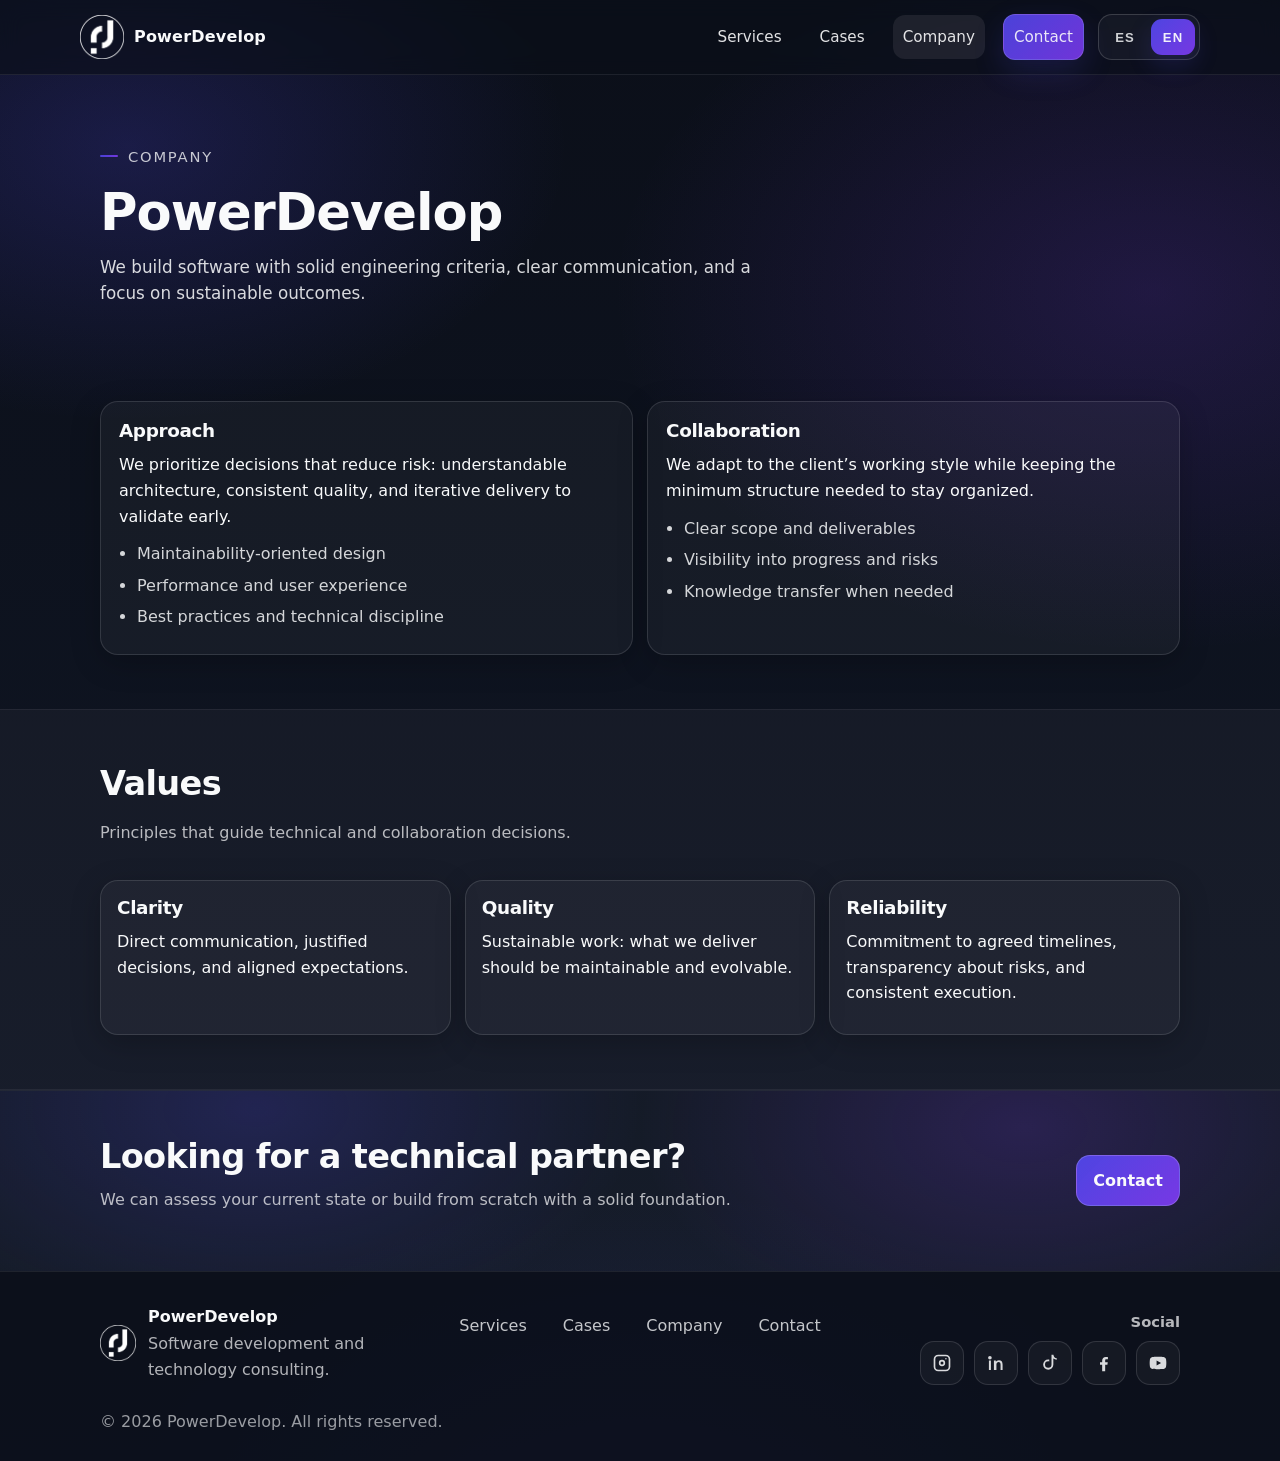
<file: empresa.html>
<!doctype html>
<html lang="es">
  <head>
    <meta charset="utf-8" />
    <meta name="viewport" content="width=device-width, initial-scale=1" />

    <title data-i18n="pages.company.meta.title">Empresa | PowerDevelop</title>
    <meta
      name="description"
      data-i18n-attr="content:pages.company.meta.description"
      content="Conoce PowerDevelop: enfoque de trabajo, valores y forma de colaborar para construir software mantenible y eficiente."
    />

    <meta property="og:site_name" content="PowerDevelop" />
    <meta property="og:title" data-i18n-attr="content:pages.company.meta.title" content="Empresa | PowerDevelop" />
    <meta
      property="og:description"
      data-i18n-attr="content:pages.company.meta.ogDescription"
      content="Enfoque, valores y forma de trabajo."
    />
    <meta property="og:type" content="website" />
    <meta property="og:locale" data-i18n-attr="content:common.og.locale" content="es_ES" />
    <meta property="og:image" content="images/og-cover.jpg" />
    <meta property="og:image:alt" content="PowerDevelop" />
    <meta property="og:image:type" content="image/jpeg" />
    <meta property="og:image:width" content="1200" />
    <meta property="og:image:height" content="630" />
    <meta name="twitter:card" content="summary_large_image" />
    <meta name="twitter:image" content="images/og-cover.jpg" />
    <meta name="twitter:title" data-i18n-attr="content:pages.company.meta.title" content="Empresa | PowerDevelop" />
    <meta
      name="twitter:description"
      data-i18n-attr="content:pages.company.meta.description"
      content="Conoce PowerDevelop: enfoque de trabajo, valores y forma de colaborar para construir software mantenible y eficiente."
    />

    <meta name="theme-color" content="#0b0f19" />
    <meta name="color-scheme" content="dark" />
    <link rel="icon" href="images/fav-icon.png" />
    <link rel="stylesheet" href="css/powerdevelop.css" />
    <script src="js/powerdevelop.js" defer></script>

    <script type="application/ld+json">
      {
        "@context": "https://schema.org",
        "@type": "Organization",
        "name": "PowerDevelop",
        "logo": "images/logo_pd.png",
        "image": "images/og-cover.jpg",
        "sameAs": ["https://instagram.com", "https://linkedin.com", "https://tiktok.com", "https://facebook.com", "https://youtube.com"]
      }
    </script>
  </head>

  <body data-page="company">
    <a class="skip-link" href="#contenido" data-i18n="common.ui.skipToContent">Saltar al contenido</a>

    <header class="site-header" data-header>
      <div class="container header-inner">
        <a class="brand" href="index.html" data-i18n-attr="aria-label:common.nav.homeAria" aria-label="PowerDevelop (inicio)">
          <img class="brand-mark" src="images/logo_pd_white.png" width="44" height="44" alt="" />
          <span class="brand-text">PowerDevelop</span>
        </a>

        <nav class="site-nav" id="site-nav" data-i18n-attr="aria-label:common.nav.ariaLabel" aria-label="Navegación principal">
          <a href="servicios.html" data-i18n="common.nav.services">Servicios</a>
          <a href="casos.html" data-i18n="common.nav.cases">Casos</a>
          <a href="empresa.html" aria-current="page" data-i18n="common.nav.company">Empresa</a>
          <a class="nav-cta" href="contacto.html" data-i18n="common.nav.contact">Contacto</a>
        </nav>

        <div class="header-controls">
          <div class="lang-switch" role="group" data-i18n-attr="aria-label:common.ui.language" aria-label="Idioma">
            <button class="lang-btn" type="button" data-set-lang="es" aria-pressed="true">ES</button>
            <button class="lang-btn" type="button" data-set-lang="en" aria-pressed="false">EN</button>
          </div>

          <button
            class="nav-toggle"
            type="button"
            aria-controls="site-nav"
            aria-expanded="false"
            data-nav-toggle
          >
            <span class="nav-toggle-lines" aria-hidden="true"></span>
            <span class="sr-only" data-i18n="common.ui.openMenu">Abrir menú</span>
          </button>
        </div>
      </div>
    </header>

    <main id="contenido">
      <section class="page-hero">
        <div class="container">
          <p class="eyebrow" data-i18n="pages.company.hero.eyebrow">Empresa</p>
          <h1 data-i18n="pages.company.hero.title">PowerDevelop</h1>
          <p class="lead" data-i18n="pages.company.hero.lead">
            Somos una marca orientada a construir software con criterios técnicos sólidos, comunicación clara y foco en
            resultados sostenibles.
          </p>
        </div>
      </section>

      <section class="section">
        <div class="container">
          <div class="grid-2">
            <article class="card">
              <h2 class="h3" data-i18n="pages.company.cards.c1Title">Enfoque</h2>
              <p data-i18n="pages.company.cards.c1Body">
                Priorizamos decisiones que reduzcan riesgo: arquitectura comprensible, calidad consistente, y entregas
                iterativas para validar antes.
              </p>
              <ul class="list">
                <li data-i18n="pages.company.cards.c1L1">Diseño orientado a mantenibilidad</li>
                <li data-i18n="pages.company.cards.c1L2">Rendimiento y experiencia de usuario</li>
                <li data-i18n="pages.company.cards.c1L3">Buenas prácticas y disciplina técnica</li>
              </ul>
            </article>

            <article class="card">
              <h2 class="h3" data-i18n="pages.company.cards.c2Title">Colaboración</h2>
              <p data-i18n="pages.company.cards.c2Body">
                Nos adaptamos al modo de trabajo del cliente, manteniendo una estructura mínima que garantice orden.
              </p>
              <ul class="list">
                <li data-i18n="pages.company.cards.c2L1">Alcance y entregables claros</li>
                <li data-i18n="pages.company.cards.c2L2">Visibilidad del progreso y riesgos</li>
                <li data-i18n="pages.company.cards.c2L3">Transferencia de conocimiento cuando aplica</li>
              </ul>
            </article>
          </div>
        </div>
      </section>

      <section class="section surface">
        <div class="container">
          <div class="section-head">
            <h2 data-i18n="pages.company.values.title">Valores</h2>
            <p class="muted" data-i18n="pages.company.values.lead">
              Principios que guían decisiones técnicas y de colaboración.
            </p>
          </div>

          <div class="grid-3">
            <article class="card card-tight">
              <h3 data-i18n="pages.company.values.v1Title">Claridad</h3>
              <p data-i18n="pages.company.values.v1Body">
                Comunicación directa, decisiones justificadas y expectativas alineadas.
              </p>
            </article>
            <article class="card card-tight">
              <h3 data-i18n="pages.company.values.v2Title">Calidad</h3>
              <p data-i18n="pages.company.values.v2Body">
                Trabajo sostenible: lo que se entrega debe poder mantenerse y evolucionar.
              </p>
            </article>
            <article class="card card-tight">
              <h3 data-i18n="pages.company.values.v3Title">Confiabilidad</h3>
              <p data-i18n="pages.company.values.v3Body">
                Compromiso con plazos acordados, transparencia ante riesgos y resolución consistente.
              </p>
            </article>
          </div>
        </div>
      </section>

      <section class="cta">
        <div class="container cta-inner">
          <div>
            <h2 data-i18n="pages.company.cta.title">¿Buscas un partner técnico?</h2>
            <p class="muted" data-i18n="pages.company.cta.lead">
              Podemos evaluar el estado actual o construir desde cero con una base sólida.
            </p>
          </div>
          <div class="cta-actions">
            <a class="button primary" href="contacto.html" data-i18n="pages.company.cta.button">Contacto</a>
          </div>
        </div>
      </section>
    </main>

    <footer class="site-footer">
      <div class="container footer-inner">
        <div class="footer-brand">
          <img class="footer-mark" src="images/logo_pd_white.png" width="36" height="36" alt="" />
          <div>
            <p class="footer-title">PowerDevelop</p>
            <p class="footer-muted" data-i18n="common.footer.tagline">Desarrollo de software y consultoría tecnológica.</p>
          </div>
        </div>

        <nav class="footer-nav" data-i18n-attr="aria-label:common.footer.linksAria" aria-label="Enlaces">
          <a href="servicios.html" data-i18n="common.nav.services">Servicios</a>
          <a href="casos.html" data-i18n="common.nav.cases">Casos</a>
          <a href="empresa.html" aria-current="page" data-i18n="common.nav.company">Empresa</a>
          <a href="contacto.html" data-i18n="common.nav.contact">Contacto</a>
        </nav>

        <div class="footer-social">
          <p class="footer-social-title" data-i18n="common.footer.socialTitle">Redes sociales</p>
          <div class="social-links">
            <a
              class="social-link"
              href="https://instagram.com"
              target="_blank"
              rel="noopener noreferrer"
              data-i18n-attr="aria-label:common.social.instagram"
              aria-label="Instagram"
            >
              <span class="sr-only" data-i18n="common.social.instagram">Instagram</span>
              <svg viewBox="0 0 24 24" aria-hidden="true">
                <path
                  d="M7.5 2h9A5.5 5.5 0 0 1 22 7.5v9A5.5 5.5 0 0 1 16.5 22h-9A5.5 5.5 0 0 1 2 16.5v-9A5.5 5.5 0 0 1 7.5 2Zm0 2A3.5 3.5 0 0 0 4 7.5v9A3.5 3.5 0 0 0 7.5 20h9a3.5 3.5 0 0 0 3.5-3.5v-9A3.5 3.5 0 0 0 16.5 4h-9Zm4.5 4.2A3.8 3.8 0 1 1 8.2 12 3.8 3.8 0 0 1 12 8.2Zm0 2A1.8 1.8 0 1 0 13.8 12 1.8 1.8 0 0 0 12 10.2ZM17.6 6.8a.9.9 0 1 1-.9-.9.9.9 0 0 1 .9.9Z"
                />
              </svg>
            </a>

            <a
              class="social-link"
              href="https://linkedin.com"
              target="_blank"
              rel="noopener noreferrer"
              data-i18n-attr="aria-label:common.social.linkedin"
              aria-label="LinkedIn"
            >
              <span class="sr-only" data-i18n="common.social.linkedin">LinkedIn</span>
              <svg viewBox="0 0 24 24" aria-hidden="true">
                <path
                  d="M4.7 3.5a2.2 2.2 0 1 1 0 4.4 2.2 2.2 0 0 1 0-4.4ZM3.5 9h2.4v11.5H3.5V9Zm6 0h2.3v1.6h.1c.5-1 1.8-1.9 3.6-1.9 3 0 4.4 1.7 4.4 5.2v6.6h-2.4v-6.2c0-2.2-.7-3.4-2.4-3.4-1.3 0-2.1.9-2.4 1.7-.1.3-.2.7-.2 1.1v6.8H9.5V9Z"
                />
              </svg>
            </a>

            <a
              class="social-link"
              href="https://tiktok.com"
              target="_blank"
              rel="noopener noreferrer"
              data-i18n-attr="aria-label:common.social.tiktok"
              aria-label="TikTok"
            >
              <span class="sr-only" data-i18n="common.social.tiktok">TikTok</span>
              <svg viewBox="0 0 24 24" aria-hidden="true">
                <path
                  d="M14 2h2.1c.2 2.3 1.7 4 4 4.2V8c-1.5 0-2.9-.5-4.1-1.4v7.3a6.1 6.1 0 1 1-6.1-6.1c.4 0 .8 0 1.2.1v2.2c-.4-.1-.8-.2-1.2-.2a3.9 3.9 0 1 0 3.9 3.9V2Z"
                />
              </svg>
            </a>

            <a
              class="social-link"
              href="https://facebook.com"
              target="_blank"
              rel="noopener noreferrer"
              data-i18n-attr="aria-label:common.social.facebook"
              aria-label="Facebook"
            >
              <span class="sr-only" data-i18n="common.social.facebook">Facebook</span>
              <svg viewBox="0 0 24 24" aria-hidden="true">
                <path
                  d="M13.4 22v-8h2.7l.4-3h-3.1V9.1c0-.9.2-1.5 1.6-1.5h1.7V5c-.3 0-1.3-.1-2.6-.1-2.6 0-4.3 1.6-4.3 4.5V11H7.2v3h2.6v8h3.6Z"
                />
              </svg>
            </a>

            <a
              class="social-link"
              href="https://youtube.com"
              target="_blank"
              rel="noopener noreferrer"
              data-i18n-attr="aria-label:common.social.youtube"
              aria-label="YouTube"
            >
              <span class="sr-only" data-i18n="common.social.youtube">YouTube</span>
              <svg viewBox="0 0 24 24" aria-hidden="true">
                <path
                  d="M21.6 7.2a3 3 0 0 0-2.1-2.1C17.7 4.6 12 4.6 12 4.6s-5.7 0-7.5.5A3 3 0 0 0 2.4 7.2 31 31 0 0 0 2 12a31 31 0 0 0 .4 4.8 3 3 0 0 0 2.1 2.1c1.8.5 7.5.5 7.5.5s5.7 0 7.5-.5a3 3 0 0 0 2.1-2.1A31 31 0 0 0 22 12a31 31 0 0 0-.4-4.8ZM10.3 15.1V8.9L15.7 12l-5.4 3.1Z"
                />
              </svg>
            </a>
          </div>
        </div>

        <p class="footer-legal" data-i18n="common.footer.legal">© {{year}} PowerDevelop. Todos los derechos reservados.</p>
      </div>
    </footer>
  </body>
</html>
</file>
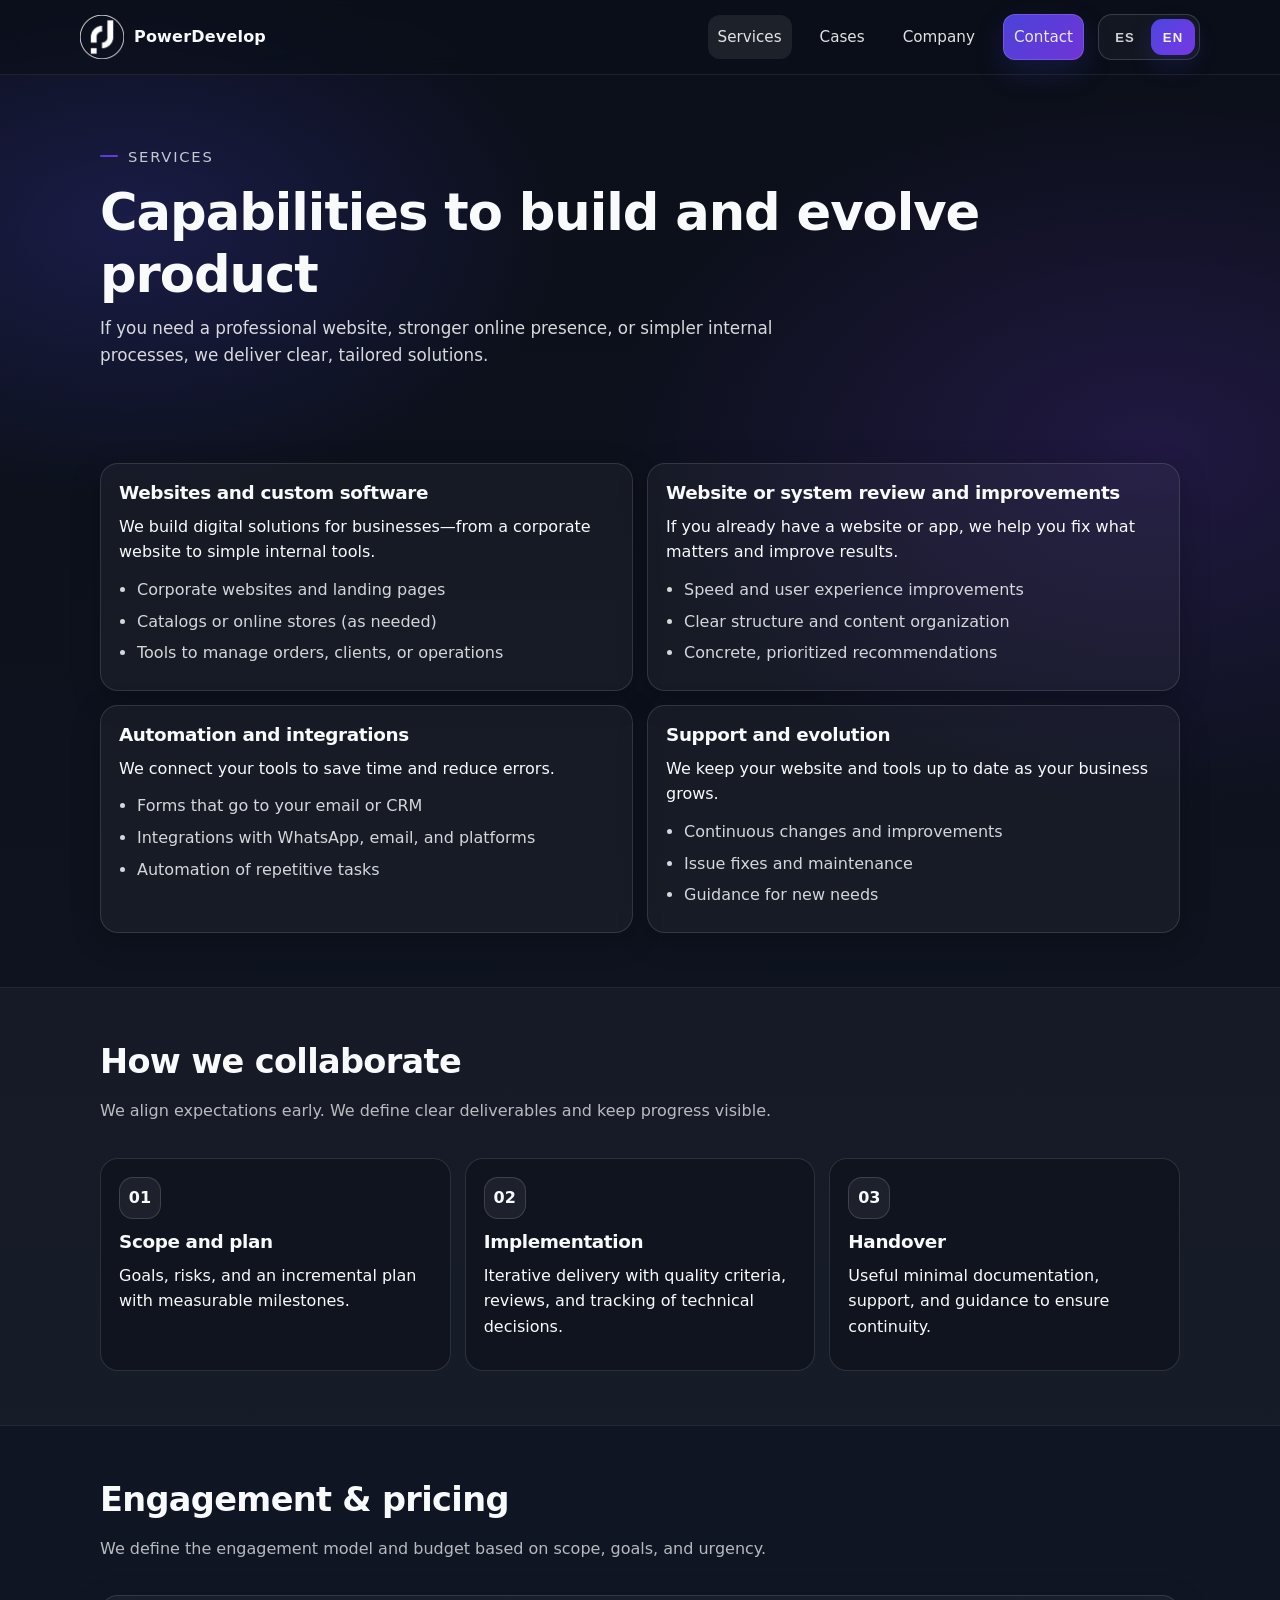
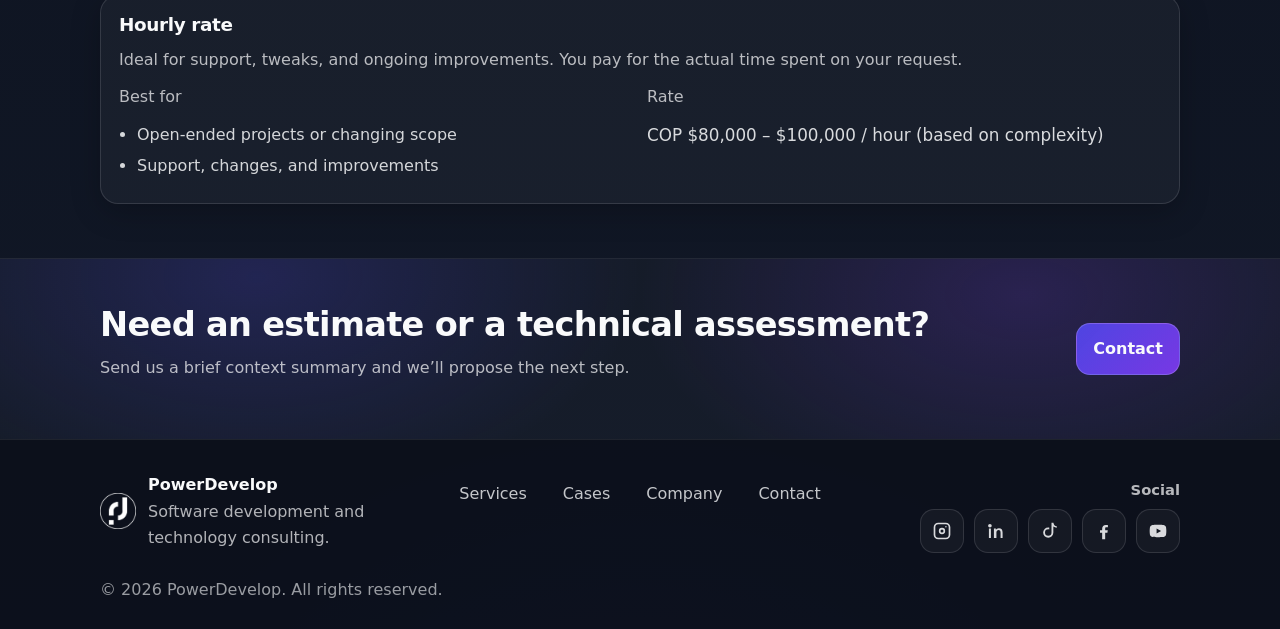
<file: servicios.html>
<!doctype html>
<html lang="es">
  <head>
    <meta charset="utf-8" />
    <meta name="viewport" content="width=device-width, initial-scale=1" />

    <title data-i18n="pages.services.meta.title">Servicios | PowerDevelop</title>
    <meta
      name="description"
      data-i18n-attr="content:pages.services.meta.description"
      content="Servicios de PowerDevelop: desarrollo de software a medida, consultoría técnica, integraciones, automatización y soporte evolutivo."
    />

    <meta property="og:site_name" content="PowerDevelop" />
    <meta property="og:title" data-i18n-attr="content:pages.services.meta.title" content="Servicios | PowerDevelop" />
    <meta
      property="og:description"
      data-i18n-attr="content:pages.services.meta.ogDescription"
      content="Desarrollo a medida, consultoría, integraciones y evolución de producto."
    />
    <meta property="og:type" content="website" />
    <meta property="og:locale" data-i18n-attr="content:common.og.locale" content="es_ES" />
    <meta property="og:image" content="images/og-cover.jpg" />
    <meta property="og:image:alt" content="PowerDevelop" />
    <meta property="og:image:type" content="image/jpeg" />
    <meta property="og:image:width" content="1200" />
    <meta property="og:image:height" content="630" />
    <meta name="twitter:card" content="summary_large_image" />
    <meta name="twitter:image" content="images/og-cover.jpg" />
    <meta name="twitter:title" data-i18n-attr="content:pages.services.meta.title" content="Servicios | PowerDevelop" />
    <meta
      name="twitter:description"
      data-i18n-attr="content:pages.services.meta.description"
      content="Servicios de PowerDevelop: desarrollo de software a medida, consultoría técnica, integraciones, automatización y soporte evolutivo."
    />

    <meta name="theme-color" content="#0b0f19" />
    <meta name="color-scheme" content="dark" />
    <link rel="icon" href="images/fav-icon.png" />
    <link rel="stylesheet" href="css/powerdevelop.css" />
    <script src="js/powerdevelop.js" defer></script>

    <script type="application/ld+json">
      {
        "@context": "https://schema.org",
        "@type": "Organization",
        "name": "PowerDevelop",
        "logo": "images/logo_pd.png",
        "image": "images/og-cover.jpg",
        "sameAs": ["https://instagram.com", "https://linkedin.com", "https://tiktok.com", "https://facebook.com", "https://youtube.com"]
      }
    </script>
  </head>

  <body data-page="services">
    <a class="skip-link" href="#contenido" data-i18n="common.ui.skipToContent">Saltar al contenido</a>

    <header class="site-header" data-header>
      <div class="container header-inner">
        <a class="brand" href="index.html" data-i18n-attr="aria-label:common.nav.homeAria" aria-label="PowerDevelop (inicio)">
          <img class="brand-mark" src="images/logo_pd_white.png" width="44" height="44" alt="" />
          <span class="brand-text">PowerDevelop</span>
        </a>

        <nav class="site-nav" id="site-nav" data-i18n-attr="aria-label:common.nav.ariaLabel" aria-label="Navegación principal">
          <a href="servicios.html" aria-current="page" data-i18n="common.nav.services">Servicios</a>
          <a href="casos.html" data-i18n="common.nav.cases">Casos</a>
          <a href="empresa.html" data-i18n="common.nav.company">Empresa</a>
          <a class="nav-cta" href="contacto.html" data-i18n="common.nav.contact">Contacto</a>
        </nav>

        <div class="header-controls">
          <div class="lang-switch" role="group" data-i18n-attr="aria-label:common.ui.language" aria-label="Idioma">
            <button class="lang-btn" type="button" data-set-lang="es" aria-pressed="true">ES</button>
            <button class="lang-btn" type="button" data-set-lang="en" aria-pressed="false">EN</button>
          </div>

          <button
            class="nav-toggle"
            type="button"
            aria-controls="site-nav"
            aria-expanded="false"
            data-nav-toggle
          >
            <span class="nav-toggle-lines" aria-hidden="true"></span>
            <span class="sr-only" data-i18n="common.ui.openMenu">Abrir menú</span>
          </button>
        </div>
      </div>
    </header>

    <main id="contenido">
      <section class="page-hero">
        <div class="container">
          <p class="eyebrow" data-i18n="pages.services.hero.eyebrow">Servicios</p>
          <h1 data-i18n="pages.services.hero.title">Capacidades para construir y evolucionar producto</h1>
          <p class="lead" data-i18n="pages.services.hero.lead">
            Ofrecemos acompañamiento técnico y desarrollo a medida. El objetivo es entregar valor sin comprometer
            mantenibilidad, rendimiento ni seguridad.
          </p>
        </div>
      </section>

      <section class="section">
        <div class="container">
          <div class="grid-2">
            <article class="card">
              <h2 class="h3" data-i18n="pages.services.cards.d1Title">Desarrollo de software a medida</h2>
              <p data-i18n="pages.services.cards.d1Body">
                Construcción de aplicaciones y herramientas con foco en claridad, escalabilidad y calidad.
              </p>
              <ul class="list">
                <li data-i18n="pages.services.cards.d1L1">Aplicaciones web corporativas</li>
                <li data-i18n="pages.services.cards.d1L2">Herramientas internas y portales</li>
                <li data-i18n="pages.services.cards.d1L3">Refactor y modernización de sistemas</li>
              </ul>
            </article>

            <article class="card">
              <h2 class="h3" data-i18n="pages.services.cards.d2Title">Consultoría técnica</h2>
              <p data-i18n="pages.services.cards.d2Body">
                Diagnóstico y hoja de ruta para mejorar el estado del software y la velocidad de entrega.
              </p>
              <ul class="list">
                <li data-i18n="pages.services.cards.d2L1">Arquitectura, deuda técnica y riesgos</li>
                <li data-i18n="pages.services.cards.d2L2">Rendimiento, observabilidad y calidad</li>
                <li data-i18n="pages.services.cards.d2L3">Recomendaciones priorizadas y aplicables</li>
              </ul>
            </article>

            <article class="card">
              <h2 class="h3" data-i18n="pages.services.cards.d3Title">Integraciones y automatización</h2>
              <p data-i18n="pages.services.cards.d3Body">
                Conectamos sistemas y automatizamos procesos para reducir trabajo manual y errores.
              </p>
              <ul class="list">
                <li data-i18n="pages.services.cards.d3L1">Integración entre plataformas y herramientas</li>
                <li data-i18n="pages.services.cards.d3L2">Flujos de datos y sincronización</li>
                <li data-i18n="pages.services.cards.d3L3">Automatización de operaciones repetitivas</li>
              </ul>
            </article>

            <article class="card">
              <h2 class="h3" data-i18n="pages.services.cards.d4Title">Evolución y soporte</h2>
              <p data-i18n="pages.services.cards.d4Body">
                Mantenimiento correctivo y evolutivo, con métricas, priorización y mejora continua.
              </p>
              <ul class="list">
                <li data-i18n="pages.services.cards.d4L1">Corrección de incidencias</li>
                <li data-i18n="pages.services.cards.d4L2">Mejoras de UX y performance</li>
                <li data-i18n="pages.services.cards.d4L3">Reducción de coste total de mantenimiento</li>
              </ul>
            </article>
          </div>
        </div>
      </section>

      <section class="section surface">
        <div class="container">
          <div class="section-head">
            <h2 data-i18n="pages.services.work.title">Forma de trabajo</h2>
            <p class="muted" data-i18n="pages.services.work.lead">
              Alineamos expectativas desde el inicio. Definimos entregables claros y mantenemos visibilidad del avance.
            </p>
          </div>

          <div class="grid-3">
            <article class="step">
              <p class="step-kicker">01</p>
              <h3 data-i18n="pages.services.work.steps.s1Title">Alcance y plan</h3>
              <p data-i18n="pages.services.work.steps.s1Body">
                Definición de objetivos, riesgos y un plan incremental con hitos medibles.
              </p>
            </article>
            <article class="step">
              <p class="step-kicker">02</p>
              <h3 data-i18n="pages.services.work.steps.s2Title">Implementación</h3>
              <p data-i18n="pages.services.work.steps.s2Body">
                Entrega iterativa con criterios de calidad, revisiones y seguimiento de decisiones técnicas.
              </p>
            </article>
            <article class="step">
              <p class="step-kicker">03</p>
              <h3 data-i18n="pages.services.work.steps.s3Title">Transferencia</h3>
              <p data-i18n="pages.services.work.steps.s3Body">
                Documentación mínima útil, soporte y acompañamiento para garantizar continuidad.
              </p>
            </article>
          </div>
        </div>
      </section>

      <section class="section">
        <div class="container">
          <div class="section-head">
            <h2 data-i18n="pages.home.billing.title">Modelo de contratación</h2>
            <p class="muted" data-i18n="pages.home.billing.lead">
              Definimos el esquema de trabajo y el presupuesto según el alcance, el objetivo y la urgencia.
            </p>
          </div>

          <article class="card">
            <h3 data-i18n="pages.home.billing.hourly.title">Tarifa por hora</h3>
            <p class="muted" data-i18n="pages.home.billing.hourly.desc">
              Ideal para soporte, ajustes y mejoras continuas. Pagas por el tiempo real dedicado a tu necesidad.
            </p>

            <div class="grid-2">
              <div>
                <p class="muted" data-i18n="pages.home.billing.hourly.whenTitle">Ideal para</p>
                <ul class="list">
                  <li data-i18n="pages.home.billing.hourly.when.p1">Proyectos abiertos o con alcance variable</li>
                  <li data-i18n="pages.home.billing.hourly.when.p2">Soporte, cambios y mejoras</li>
                </ul>
              </div>

              <div>
                <p class="muted" data-i18n="pages.home.billing.hourly.exampleTitle">Tarifa</p>
                <p class="lead" data-i18n="pages.home.billing.hourly.exampleValue">
                  $80.000 – $100.000 COP / hora (Segun complejidad)
                </p>
              </div>
            </div>
          </article>
        </div>
      </section>

      <section class="cta">
        <div class="container cta-inner">
          <div>
            <h2 data-i18n="pages.services.cta.title">¿Necesitas una estimación o una evaluación técnica?</h2>
            <p class="muted" data-i18n="pages.services.cta.lead">
              Envíanos un resumen del contexto y te proponemos el siguiente paso.
            </p>
          </div>
          <div class="cta-actions">
            <a class="button primary" href="contacto.html" data-i18n="pages.services.cta.button">Contacto</a>
          </div>
        </div>
      </section>
    </main>

    <footer class="site-footer">
      <div class="container footer-inner">
        <div class="footer-brand">
          <img class="footer-mark" src="images/logo_pd_white.png" width="36" height="36" alt="" />
          <div>
            <p class="footer-title">PowerDevelop</p>
            <p class="footer-muted" data-i18n="common.footer.tagline">Desarrollo de software y consultoría tecnológica.</p>
          </div>
        </div>

        <nav class="footer-nav" data-i18n-attr="aria-label:common.footer.linksAria" aria-label="Enlaces">
          <a href="servicios.html" aria-current="page" data-i18n="common.nav.services">Servicios</a>
          <a href="casos.html" data-i18n="common.nav.cases">Casos</a>
          <a href="empresa.html" data-i18n="common.nav.company">Empresa</a>
          <a href="contacto.html" data-i18n="common.nav.contact">Contacto</a>
        </nav>

        <div class="footer-social">
          <p class="footer-social-title" data-i18n="common.footer.socialTitle">Redes sociales</p>
          <div class="social-links">
            <a
              class="social-link"
              href="https://instagram.com"
              target="_blank"
              rel="noopener noreferrer"
              data-i18n-attr="aria-label:common.social.instagram"
              aria-label="Instagram"
            >
              <span class="sr-only" data-i18n="common.social.instagram">Instagram</span>
              <svg viewBox="0 0 24 24" aria-hidden="true">
                <path
                  d="M7.5 2h9A5.5 5.5 0 0 1 22 7.5v9A5.5 5.5 0 0 1 16.5 22h-9A5.5 5.5 0 0 1 2 16.5v-9A5.5 5.5 0 0 1 7.5 2Zm0 2A3.5 3.5 0 0 0 4 7.5v9A3.5 3.5 0 0 0 7.5 20h9a3.5 3.5 0 0 0 3.5-3.5v-9A3.5 3.5 0 0 0 16.5 4h-9Zm4.5 4.2A3.8 3.8 0 1 1 8.2 12 3.8 3.8 0 0 1 12 8.2Zm0 2A1.8 1.8 0 1 0 13.8 12 1.8 1.8 0 0 0 12 10.2ZM17.6 6.8a.9.9 0 1 1-.9-.9.9.9 0 0 1 .9.9Z"
                />
              </svg>
            </a>

            <a
              class="social-link"
              href="https://linkedin.com"
              target="_blank"
              rel="noopener noreferrer"
              data-i18n-attr="aria-label:common.social.linkedin"
              aria-label="LinkedIn"
            >
              <span class="sr-only" data-i18n="common.social.linkedin">LinkedIn</span>
              <svg viewBox="0 0 24 24" aria-hidden="true">
                <path
                  d="M4.7 3.5a2.2 2.2 0 1 1 0 4.4 2.2 2.2 0 0 1 0-4.4ZM3.5 9h2.4v11.5H3.5V9Zm6 0h2.3v1.6h.1c.5-1 1.8-1.9 3.6-1.9 3 0 4.4 1.7 4.4 5.2v6.6h-2.4v-6.2c0-2.2-.7-3.4-2.4-3.4-1.3 0-2.1.9-2.4 1.7-.1.3-.2.7-.2 1.1v6.8H9.5V9Z"
                />
              </svg>
            </a>

            <a
              class="social-link"
              href="https://tiktok.com"
              target="_blank"
              rel="noopener noreferrer"
              data-i18n-attr="aria-label:common.social.tiktok"
              aria-label="TikTok"
            >
              <span class="sr-only" data-i18n="common.social.tiktok">TikTok</span>
              <svg viewBox="0 0 24 24" aria-hidden="true">
                <path
                  d="M14 2h2.1c.2 2.3 1.7 4 4 4.2V8c-1.5 0-2.9-.5-4.1-1.4v7.3a6.1 6.1 0 1 1-6.1-6.1c.4 0 .8 0 1.2.1v2.2c-.4-.1-.8-.2-1.2-.2a3.9 3.9 0 1 0 3.9 3.9V2Z"
                />
              </svg>
            </a>

            <a
              class="social-link"
              href="https://facebook.com"
              target="_blank"
              rel="noopener noreferrer"
              data-i18n-attr="aria-label:common.social.facebook"
              aria-label="Facebook"
            >
              <span class="sr-only" data-i18n="common.social.facebook">Facebook</span>
              <svg viewBox="0 0 24 24" aria-hidden="true">
                <path
                  d="M13.4 22v-8h2.7l.4-3h-3.1V9.1c0-.9.2-1.5 1.6-1.5h1.7V5c-.3 0-1.3-.1-2.6-.1-2.6 0-4.3 1.6-4.3 4.5V11H7.2v3h2.6v8h3.6Z"
                />
              </svg>
            </a>

            <a
              class="social-link"
              href="https://youtube.com"
              target="_blank"
              rel="noopener noreferrer"
              data-i18n-attr="aria-label:common.social.youtube"
              aria-label="YouTube"
            >
              <span class="sr-only" data-i18n="common.social.youtube">YouTube</span>
              <svg viewBox="0 0 24 24" aria-hidden="true">
                <path
                  d="M21.6 7.2a3 3 0 0 0-2.1-2.1C17.7 4.6 12 4.6 12 4.6s-5.7 0-7.5.5A3 3 0 0 0 2.4 7.2 31 31 0 0 0 2 12a31 31 0 0 0 .4 4.8 3 3 0 0 0 2.1 2.1c1.8.5 7.5.5 7.5.5s5.7 0 7.5-.5a3 3 0 0 0 2.1-2.1A31 31 0 0 0 22 12a31 31 0 0 0-.4-4.8ZM10.3 15.1V8.9L15.7 12l-5.4 3.1Z"
                />
              </svg>
            </a>
          </div>
        </div>

        <p class="footer-legal" data-i18n="common.footer.legal">© {{year}} PowerDevelop. Todos los derechos reservados.</p>
      </div>
    </footer>
  </body>
</html>
</file>
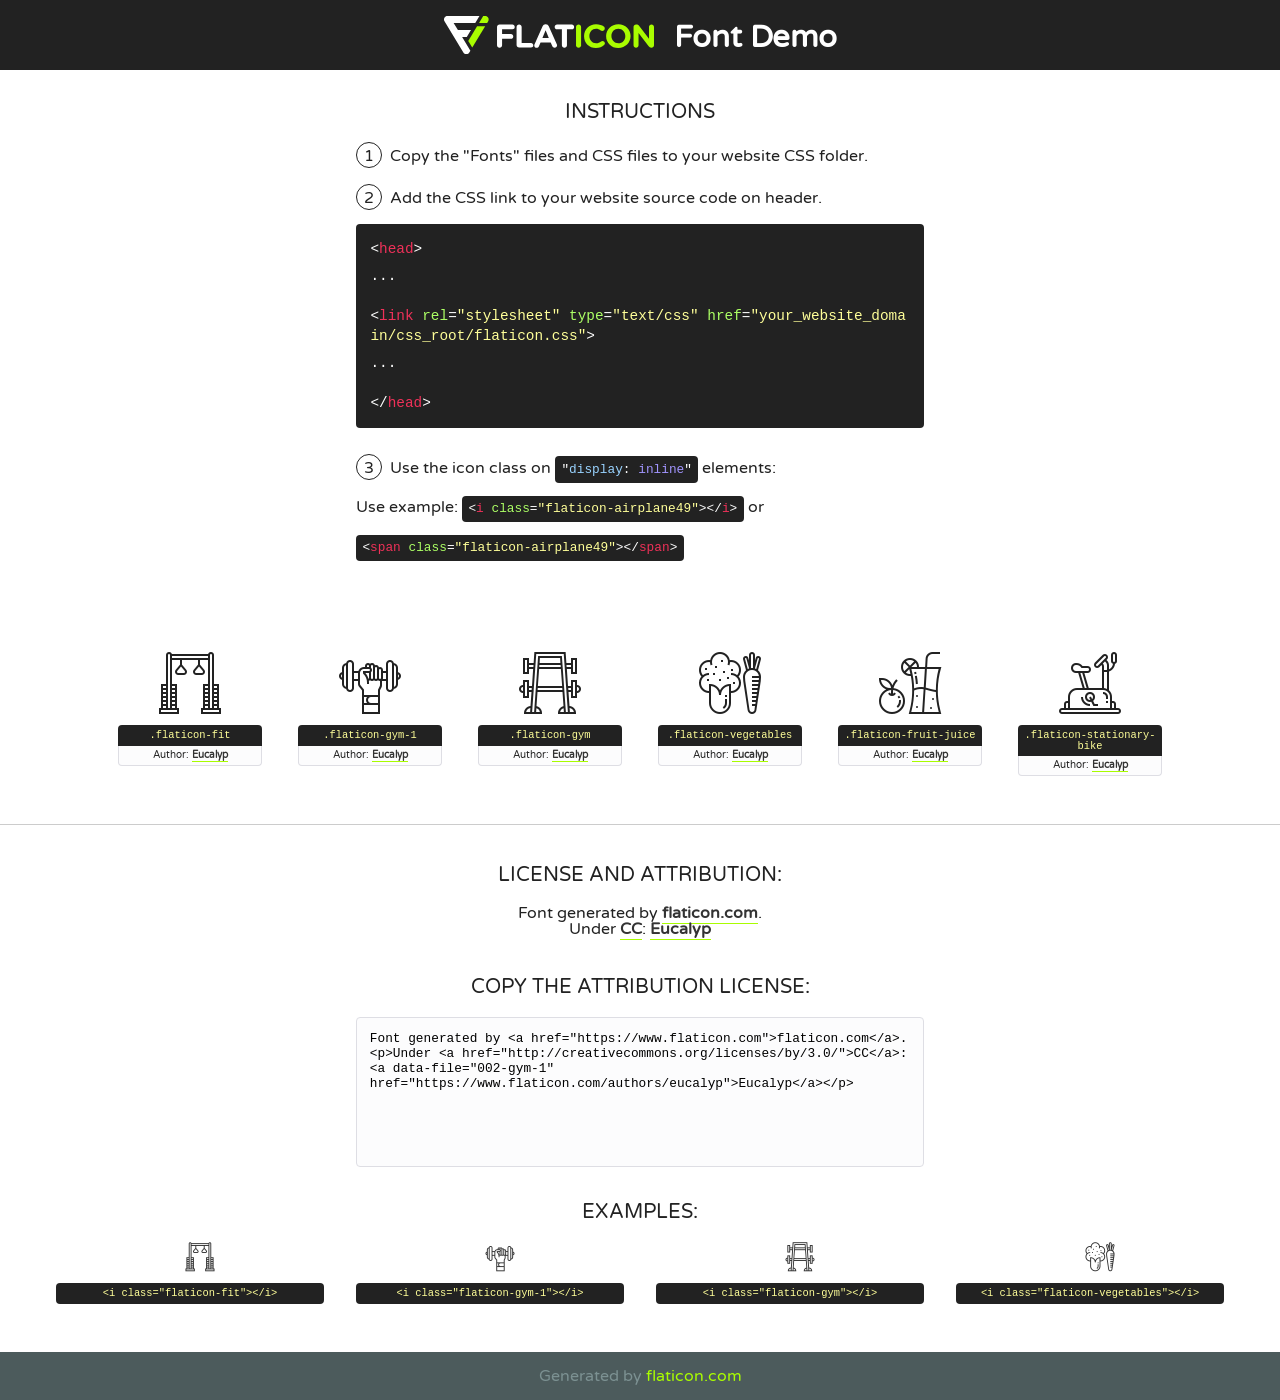
<file: fonts/flaticon/font/flaticon.html>
<!DOCTYPE html>
<!--
  Flaticon icon font: Flaticon
  Creation date: 11/06/2019 12:44
-->
<html>
<!DOCTYPE html>
<html>

<head>
    <title>Flaticon WebFont</title>
    <link href="http://fonts.googleapis.com/css?family=Varela+Round" rel="stylesheet" type="text/css" />
    <link rel="stylesheet" type="text/css" href="flaticon.css">
    <meta charset="UTF-8">
    <style>
    html, body, div, span, applet, object, iframe,
    h1, h2, h3, h4, h5, h6, p, blockquote, pre,
    a, abbr, acronym, address, big, cite, code,
    del, dfn, em, img, ins, kbd, q, s, samp,
    small, strike, strong, sub, sup, tt, var,
    b, u, i, center,
    dl, dt, dd, ol, ul, li,
    fieldset, form, label, legend,
    table, caption, tbody, tfoot, thead, tr, th, td,
    article, aside, canvas, details, embed, 
    figure, figcaption, footer, header, hgroup, 
    menu, nav, output, ruby, section, summary,
    time, mark, audio, video {
        margin: 0;
        padding: 0;
        border: 0;
        font-size: 100%;
        font: inherit;
        vertical-align: baseline;
    }
    /* HTML5 display-role reset for older browsers */
    article, aside, details, figcaption, figure, 
    footer, header, hgroup, menu, nav, section {
        display: block;
    }
    body {
        line-height: 1;
    }
    ol, ul {
        list-style: none;
    }
    blockquote, q {
        quotes: none;
    }
    blockquote:before, blockquote:after,
    q:before, q:after {
        content: '';
        content: none;
    }
    table {
        border-collapse: collapse;
        border-spacing: 0;
    }
    body {
        font-family: 'Varela Round', Helvetica, Arial, sans-serif;
        font-size: 16px;
        color: #222;
    }
    a {
        color: #333;
        border-bottom: 1px solid #a9fd00;
        font-weight: bold;
        text-decoration: none;
    }
    * {
        -moz-box-sizing: border-box;
        -webkit-box-sizing: border-box;
        box-sizing: border-box;
        margin: 0;
        padding: 0;
    }
    [class^="flaticon-"]:before, [class*=" flaticon-"]:before, [class^="flaticon-"]:after, [class*=" flaticon-"]:after {
        font-family: Flaticon;
        font-size: 30px;
        font-style: normal;
        margin-left: 20px;
        color: #333;
    }
    .wrapper {
        max-width: 600px;
        margin: auto;
        padding: 0 1em;
    }
    .title {
        font-size: 1.25em;
        text-align: center;
        margin-bottom: 1em;
        text-transform: uppercase;
    }
    header {
        text-align: center;
        background-color: #222;
        color: #fff;
        padding: 1em;
    }
    header .logo {
        width: 210px;
        height: 38px;
        display: inline-block;
        vertical-align: middle;
        margin-right: 1em;
        border: none;
    }
    header strong {
        font-size: 1.95em;
        font-weight: bold;
        vertical-align: middle;
        margin-top: 5px;
        display: inline-block;
    }
    .demo {
        margin: 2em auto;
        line-height: 1.25em;
    }
    .demo ul li {
        margin-bottom: 1em;
    }
    .demo ul li .num {
        color: #222;
        border-radius: 20px;
        display: inline-block;
        width: 26px;
        padding: 3px;
        height: 26px;
        text-align: center;
        margin-right: 0.5em;
        border: 1px solid #222;
    }
    .demo ul li code {
        background-color: #222;
        border-radius: 4px;
        padding: 0.25em 0.5em;
        display: inline-block;
        color: #fff;
        font-family: Consolas,Monaco,Lucida Console,Liberation Mono,DejaVu Sans Mono,Bitstream Vera Sans Mono,Courier New, monospace;
        font-weight: lighter;
        margin-top: 1em;
        font-size: 0.8em;
        word-break: break-all;
    }
    .demo ul li code.big {
        padding: 1em;
        font-size: 0.9em;
    }
    .demo ul li code .red {
        color: #EF3159;
    }
    .demo ul li code .green {
        color: #ACFF65;
    }
    .demo ul li code .yellow {
        color: #FFFF99;
    }
    .demo ul li code .blue {
        color: #99D3FF;
    }
    .demo ul li code .purple {
        color: #A295FF;
    }
    .demo ul li code .dots {
        margin-top: 0.5em;
        display: block;
    }
    #glyphs {
        border-bottom: 1px solid #ccc;
        padding: 2em 0;
        text-align: center;
    }
    .glyph {
        display: inline-block;
        width: 9em;
        margin: 1em;
        text-align: center;
        vertical-align: top;
        background: #FFF;
    }
    .glyph .glyph-icon {
        padding: 10px;
        display: block;
        font-family:"Flaticon";
        font-size: 64px;
        line-height: 1;
    }
    .glyph .glyph-icon:before {
        font-size: 64px;
        color: #222;
        margin-left: 0;
    }
    .class-name {
        font-size: 0.65em;
        background-color: #222;
        color: #fff;
        border-radius: 4px 4px 0 0;
        padding: 0.5em;
        color: #FFFF99;
        font-family: Consolas,Monaco,Lucida Console,Liberation Mono,DejaVu Sans Mono,Bitstream Vera Sans Mono,Courier New, monospace;
    }
    .author-name {
        font-size: 0.6em;
        background-color: #fcfcfd;
        border: 1px solid #DEDEE4;
        border-top: 0;
        border-radius: 0 0 4px 4px;
        padding: 0.5em;
    }
    .class-name:last-child {
        font-size: 10px;
        color:#888;
    }
    .class-name:last-child a {
        font-size: 10px;
        color:#555;
    }
    .class-name:last-child a:hover {
        color:#a9fd00;
    }
    .glyph > input {
        display: block;
        width: 100px;
        margin: 5px auto;
        text-align: center;
        font-size: 12px;
        cursor: text;
    }
    .glyph > input.icon-input {
        font-family:"Flaticon";
        font-size: 16px;
        margin-bottom: 10px;
    }
    .attribution .title {
        margin-top: 2em;
    }
    .attribution textarea {
        background-color: #fcfcfd;
        padding: 1em;
        border: none;
        box-shadow: none;
        border: 1px solid #DEDEE4;
        border-radius: 4px;
        resize: none;
        width: 100%;
        height: 150px;
        font-size: 0.8em;
        font-family: Consolas,Monaco,Lucida Console,Liberation Mono,DejaVu Sans Mono,Bitstream Vera Sans Mono,Courier New, monospace;
        -webkit-appearance: none;
    }
    .iconsuse {
        margin: 2em auto;
        text-align: center;
        max-width: 1200px;
    }
    .iconsuse:after {
        content: '';
        display: table;
        clear: both;
    }
    .iconsuse .image {
        float: left;
        width: 25%;
        padding: 0 1em;
    }
    .iconsuse .image p {
        margin-bottom: 1em;
    }
    .iconsuse .image span {
        display: block;
        font-size: 0.65em;
        background-color: #222;
        color: #fff;
        border-radius: 4px;
        padding: 0.5em;
        color: #FFFF99;
        margin-top: 1em;
        font-family: Consolas,Monaco,Lucida Console,Liberation Mono,DejaVu Sans Mono,Bitstream Vera Sans Mono,Courier New, monospace;
    }
    #footer {
        text-align: center;
        background-color: #4C5B5C;
        color: #7c9192;
        padding: 1em;
    }
    #footer a {
        border: none;
        color: #a9fd00;
        font-weight: normal;
    }
    @media (max-width: 960px) {
        .iconsuse .image {
            width: 50%;
        }
    }
    @media (max-width: 560px) {
        .iconsuse .image {
            width: 100%;
        }
    }
    </style>
</head>

<body class="characters-off">

    <header>
        <a href="https://www.flaticon.com" target="_blank" class="logo">
            <svg version="1.1" xmlns="http://www.w3.org/2000/svg" xmlns:xlink="http://www.w3.org/1999/xlink" xmlns:a="http://ns.adobe.com/AdobeSVGViewerExtensions/3.0/" viewBox="0 0 560.875 102.036" enable-background="new 0 0 560.875 102.036" xml:space="preserve">
                <defs>
                </defs>
                <g>
                    <g class="letters">
                        <path fill="#ffffff" d="M141.596,29.675c0-3.777,2.985-6.767,6.764-6.767h34.438c3.426,0,6.15,2.728,6.15,6.15
                        c0,3.43-2.724,6.149-6.15,6.149h-27.674v13.091h23.719c3.429,0,6.151,2.724,6.151,6.15c0,3.43-2.723,6.149-6.151,6.149h-23.719
                        v17.574c0,3.773-2.986,6.761-6.764,6.761c-3.779,0-6.764-2.989-6.764-6.761V29.675z"></path>
                        <path fill="#ffffff" d="M193.844,29.149c0-3.781,2.985-6.767,6.764-6.767c3.776,0,6.763,2.985,6.763,6.767v42.957h25.039
                        c3.426,0,6.149,2.726,6.149,6.153c0,3.425-2.723,6.15-6.149,6.15h-31.802c-3.779,0-6.764-2.986-6.764-6.768V29.149z"></path>
                        <path fill="#ffffff" d="M241.891,75.71l21.438-48.407c1.492-3.341,4.215-5.357,7.906-5.357h0.792
                        c3.686,0,6.323,2.017,7.815,5.357l21.439,48.407c0.436,0.967,0.701,1.845,0.701,2.723c0,3.602-2.809,6.501-6.414,6.501
                        c-3.161,0-5.269-1.845-6.499-4.655l-4.132-9.661h-27.059l-4.301,10.102c-1.144,2.631-3.426,4.214-6.237,4.214
                        c-3.517,0-6.24-2.81-6.24-6.325C241.1,77.64,241.451,76.677,241.891,75.71z M279.932,58.666l-8.521-20.297l-8.526,20.297H279.932
                        z"></path>
                        <path fill="#ffffff" d="M314.864,35.387H301.86c-3.429,0-6.239-2.813-6.239-6.238c0-3.429,2.811-6.24,6.239-6.24h39.533
                        c3.426,0,6.237,2.811,6.237,6.24c0,3.425-2.811,6.238-6.237,6.238h-13.001v42.785c0,3.773-2.99,6.761-6.764,6.761
                        c-3.779,0-6.764-2.989-6.764-6.761V35.387z"></path>
                        <path fill="#A9FD00" d="M352.615,29.149c0-3.781,2.985-6.767,6.767-6.767c3.774,0,6.761,2.985,6.761,6.767v49.024
                        c0,3.773-2.987,6.761-6.761,6.761c-3.781,0-6.767-2.989-6.767-6.761V29.149z"></path>
                        <path fill="#A9FD00" d="M374.132,53.836v-0.179c0-17.481,13.178-31.801,32.065-31.801c9.22,0,15.459,2.458,20.557,6.238
                        c1.402,1.054,2.637,2.985,2.637,5.357c0,3.692-2.985,6.59-6.681,6.59c-1.845,0-3.071-0.702-4.044-1.319
                        c-3.776-2.813-7.729-4.393-12.562-4.393c-10.364,0-17.831,8.611-17.831,19.154v0.173c0,10.542,7.291,19.329,17.831,19.329
                        c5.715,0,9.492-1.756,13.359-4.834c1.049-0.874,2.458-1.491,4.039-1.491c3.429,0,6.325,2.813,6.325,6.236
                        c0,2.106-1.056,3.78-2.282,4.834c-5.539,4.834-12.036,7.733-21.878,7.733C387.572,85.464,374.132,71.493,374.132,53.836z"></path>
                        <path fill="#A9FD00" d="M433.009,53.836v-0.179c0-17.481,13.79-31.801,32.766-31.801c18.981,0,32.592,14.143,32.592,31.628v0.173
                        c0,17.483-13.785,31.807-32.769,31.807C446.625,85.464,433.009,71.32,433.009,53.836z M484.224,53.836v-0.179
                        c0-10.539-7.725-19.326-18.626-19.326c-10.893,0-18.449,8.611-18.449,19.154v0.173c0,10.542,7.73,19.329,18.626,19.329
                        C476.676,72.986,484.224,64.378,484.224,53.836z"></path>
                        <path fill="#A9FD00" d="M506.233,29.321c0-3.774,2.99-6.763,6.767-6.763h1.401c3.252,0,5.183,1.583,7.029,3.953l26.093,34.265
                        V29.059c0-3.692,2.99-6.677,6.681-6.677c3.683,0,6.671,2.985,6.671,6.677v48.934c0,3.78-2.987,6.765-6.764,6.765h-0.436
                        c-3.257,0-5.188-1.581-7.034-3.953l-27.056-35.492v32.944c0,3.687-2.985,6.676-6.678,6.676c-3.683,0-6.673-2.989-6.673-6.676
                        V29.321z"></path>
                    </g>
                    <g class="insignia">
                        <path fill="#ffffff" d="M48.372,56.137h12.517l11.156-18.537H37.186L25.688,18.539h57.825L94.668,0H9.271
                        C5.925,0,2.842,1.801,1.198,4.716c-1.644,2.907-1.593,6.482,0.134,9.343l50.38,83.501c1.678,2.781,4.689,4.476,7.938,4.476
                        c3.246,0,6.257-1.695,7.935-4.476l2.898-4.804L48.372,56.137z"></path>
                        <g class="i">
                            <path fill="#A9FD00" d="M93.575,18.539h0.031v0.004l21.652,0.004l2.705-4.488c1.727-2.861,1.778-6.436,0.133-9.343
                            C116.454,1.801,113.371,0,110.026,0h-5.294L93.575,18.539z"></path>
                            <polygon fill="#A9FD00" points="88.291,27.356 64.725,66.486 75.519,84.404 109.942,27.356"></polygon>
                        </g>
                    </g>
                </g>
            </svg>
        </a>
        <strong>Font Demo</strong>
    </header>


    <section class="demo wrapper">

        <p class="title">Instructions</p>

        <ul>
            <li>
                <span class="num">1</span>Copy the "Fonts" files and CSS files to your website CSS folder.
            </li>
            <li>
                <span class="num">2</span>Add the CSS link to your website source code on header.
                <code class="big">
                    &lt;<span class="red">head</span>&gt;
                    <br/><span class="dots">...</span>
                    <br/>&lt;<span class="red">link</span> <span class="green">rel</span>=<span class="yellow">"stylesheet"</span> <span class="green">type</span>=<span class="yellow">"text/css"</span> <span class="green">href</span>=<span class="yellow">"your_website_domain/css_root/flaticon.css"</span>&gt;
                    <br/><span class="dots">...</span>
                    <br/>&lt;/<span class="red">head</span>&gt;
                </code>
            </li>

            <li>
                <p>
                    <span class="num">3</span>Use the icon class on <code>"<span class="blue">display</span>:<span class="purple"> inline</span>"</code> elements:
                    <br />
                    Use example: <code>&lt;<span class="red">i</span> <span class="green">class</span>=<span class="yellow">&quot;flaticon-airplane49&quot;</span>&gt;&lt;/<span class="red">i</span>&gt;</code> or <code>&lt;<span class="red">span</span> <span class="green">class</span>=<span class="yellow">&quot;flaticon-airplane49&quot;</span>&gt;&lt;/<span class="red">span</span>&gt;</code>
            </li>
        </ul>

    </section>




   <section id="glyphs">          
    
      
        <div class="glyph"><div class="glyph-icon flaticon-fit"></div>
            <div class="class-name">.flaticon-fit</div>
            <div class="author-name">Author: <a data-file="001-fit" href="https://www.flaticon.com/authors/eucalyp">Eucalyp</a> </div> 
        </div>        
        
        <div class="glyph"><div class="glyph-icon flaticon-gym-1"></div>
            <div class="class-name">.flaticon-gym-1</div>
            <div class="author-name">Author: <a data-file="002-gym-1" href="https://www.flaticon.com/authors/eucalyp">Eucalyp</a> </div> 
        </div>        
        
        <div class="glyph"><div class="glyph-icon flaticon-gym"></div>
            <div class="class-name">.flaticon-gym</div>
            <div class="author-name">Author: <a data-file="003-gym" href="https://www.flaticon.com/authors/eucalyp">Eucalyp</a> </div> 
        </div>        
        
        <div class="glyph"><div class="glyph-icon flaticon-vegetables"></div>
            <div class="class-name">.flaticon-vegetables</div>
            <div class="author-name">Author: <a data-file="004-vegetables" href="https://www.flaticon.com/authors/eucalyp">Eucalyp</a> </div> 
        </div>        
        
        <div class="glyph"><div class="glyph-icon flaticon-fruit-juice"></div>
            <div class="class-name">.flaticon-fruit-juice</div>
            <div class="author-name">Author: <a data-file="005-fruit-juice" href="https://www.flaticon.com/authors/eucalyp">Eucalyp</a> </div> 
        </div>        
        
        <div class="glyph"><div class="glyph-icon flaticon-stationary-bike"></div>
            <div class="class-name">.flaticon-stationary-bike</div>
            <div class="author-name">Author: <a data-file="006-stationary-bike" href="https://www.flaticon.com/authors/eucalyp">Eucalyp</a> </div> 
        </div>        
        

    </section>



    <section class="attribution wrapper"   style="text-align:center;">

      <div class="title">License and attribution:</div><div class="attrDiv">Font generated by <a href="https://www.flaticon.com">flaticon.com</a>. <div><p>Under <a href="http://creativecommons.org/licenses/by/3.0/">CC</a>: <a data-file="002-gym-1" href="https://www.flaticon.com/authors/eucalyp">Eucalyp</a></p>  </div>
      </div>
      <div class="title">Copy the Attribution License:</div>

    <textarea onclick="this.focus();this.select();">Font generated by &lt;a href=&quot;https://www.flaticon.com&quot;&gt;flaticon.com&lt;/a&gt;. <p>Under <a href="http://creativecommons.org/licenses/by/3.0/">CC</a>: <a data-file="002-gym-1" href="https://www.flaticon.com/authors/eucalyp">Eucalyp</a></p>  
     </textarea>

    </section>

    <section class="iconsuse">

          <div class="title">Examples:</div>            
             
            <div class="image">
                <p>
                    <i class="glyph-icon flaticon-fit"></i> 
                    <span>&lt;i class=&quot;flaticon-fit&quot;&gt;&lt;/i&gt;</span>
                </p>
            </div>
            
            <div class="image">
                <p>
                    <i class="glyph-icon flaticon-gym-1"></i> 
                    <span>&lt;i class=&quot;flaticon-gym-1&quot;&gt;&lt;/i&gt;</span>
                </p>
            </div>
            
            <div class="image">
                <p>
                    <i class="glyph-icon flaticon-gym"></i> 
                    <span>&lt;i class=&quot;flaticon-gym&quot;&gt;&lt;/i&gt;</span>
                </p>
            </div>
            
            <div class="image">
                <p>
                    <i class="glyph-icon flaticon-vegetables"></i> 
                    <span>&lt;i class=&quot;flaticon-vegetables&quot;&gt;&lt;/i&gt;</span>
                </p>
            </div>
                       
        </div>
                            
    </section>

<div id="footer">
    <div>Generated by <a href="https://www.flaticon.com">flaticon.com</a>
    </div>
</div>



</body>
</html>
</file>
<file: css/powerdevelop.css>
:root {
  --primary: #4f46e5;
  --secondary: #7c3aed;
  --bg: #0b0f19;
  --bg-2: #111827;
  --text: #f9fafb;
  --muted: rgba(249, 250, 251, 0.72);
  --border: rgba(255, 255, 255, 0.12);
  --surface: rgba(17, 24, 39, 0.75);
  --shadow: 0 18px 60px rgba(0, 0, 0, 0.45);
  --radius: 18px;
  --container: 1120px;
}

*,
*::before,
*::after {
  box-sizing: border-box;
}

html {
  color-scheme: dark;
  scroll-behavior: smooth;
}

@media (prefers-reduced-motion: reduce) {
  html {
    scroll-behavior: auto;
  }
}

body {
  margin: 0;
  font-family: ui-sans-serif, system-ui, -apple-system, "Segoe UI", Roboto, Arial, "Noto Sans", "Liberation Sans",
    sans-serif;
  line-height: 1.6;
  color: var(--text);
  background:
    radial-gradient(800px 500px at 10% 10%, rgba(79, 70, 229, 0.22), transparent 55%),
    radial-gradient(900px 600px at 90% 20%, rgba(124, 58, 237, 0.18), transparent 60%),
    radial-gradient(900px 700px at 50% 110%, rgba(79, 70, 229, 0.14), transparent 60%),
    linear-gradient(180deg, var(--bg), var(--bg-2));
}

img {
  max-width: 100%;
  height: auto;
  display: block;
}

a {
  color: inherit;
  text-decoration: none;
}

a:hover {
  text-decoration: underline;
  text-decoration-color: rgba(255, 255, 255, 0.35);
  text-underline-offset: 4px;
}

:focus-visible {
  outline: 2px solid rgba(124, 58, 237, 0.85);
  outline-offset: 3px;
}

.container {
  width: min(var(--container), 100%);
  margin: 0 auto;
  padding: 0 20px;
}

.sr-only {
  position: absolute;
  width: 1px;
  height: 1px;
  padding: 0;
  margin: -1px;
  overflow: hidden;
  clip: rect(0, 0, 0, 0);
  white-space: nowrap;
  border: 0;
}

.mono {
  font-family: ui-monospace, SFMono-Regular, Menlo, Monaco, Consolas, "Liberation Mono", "Courier New", monospace;
  font-size: 0.95em;
}

.skip-link {
  position: absolute;
  top: 12px;
  left: 12px;
  padding: 10px 12px;
  border-radius: 12px;
  background: rgba(0, 0, 0, 0.85);
  border: 1px solid var(--border);
  color: var(--text);
  transform: translateY(-140%);
  transition: transform 150ms ease;
  z-index: 2000;
}

.skip-link:focus {
  transform: translateY(0);
}

.site-header {
  position: sticky;
  top: 0;
  z-index: 1200;
  background: rgba(11, 15, 25, 0.62);
  backdrop-filter: blur(10px);
  -webkit-backdrop-filter: blur(10px);
  border-bottom: 1px solid rgba(255, 255, 255, 0.08);
  transition: background 160ms ease, border-color 160ms ease, box-shadow 160ms ease;
}

.site-header.is-scrolled {
  background: rgba(11, 15, 25, 0.88);
  border-bottom-color: rgba(255, 255, 255, 0.12);
  box-shadow: 0 10px 30px rgba(0, 0, 0, 0.25);
}

.header-inner {
  display: flex;
  align-items: center;
  justify-content: flex-start;
  gap: 14px;
  padding: 14px 0;
}

.brand {
  display: inline-flex;
  align-items: center;
  gap: 10px;
  min-height: 44px;
}

.brand:hover {
  text-decoration: none;
}

.brand-text {
  font-weight: 650;
  letter-spacing: 0.2px;
}

.site-nav {
  display: flex;
  align-items: center;
  gap: 18px;
  margin-left: auto;
}

.header-controls {
  display: flex;
  align-items: center;
  gap: 10px;
}

.lang-switch {
  display: inline-flex;
  align-items: center;
  padding: 4px;
  gap: 4px;
  border-radius: 14px;
  border: 1px solid rgba(255, 255, 255, 0.16);
  background: rgba(255, 255, 255, 0.04);
}

.lang-btn {
  appearance: none;
  border: 0;
  background: transparent;
  color: rgba(249, 250, 251, 0.82);
  padding: 8px 10px;
  border-radius: 11px;
  font-weight: 700;
  font-size: 0.82rem;
  letter-spacing: 0.08em;
  min-height: 36px;
  min-width: 44px;
  cursor: pointer;
}

.lang-btn:hover {
  background: rgba(255, 255, 255, 0.06);
}

.lang-btn[aria-pressed="true"] {
  color: rgba(249, 250, 251, 0.95);
  background: linear-gradient(135deg, rgba(79, 70, 229, 0.98), rgba(124, 58, 237, 0.95));
  box-shadow: 0 10px 24px rgba(79, 70, 229, 0.18);
}

.site-nav a {
  color: rgba(249, 250, 251, 0.9);
  font-weight: 520;
  font-size: 0.95rem;
  padding: 10px 10px;
  border-radius: 12px;
  transition: background 150ms ease, color 150ms ease;
}

.site-nav a[aria-current="page"] {
  background: rgba(255, 255, 255, 0.08);
}

.site-nav a:hover {
  text-decoration: none;
  background: rgba(255, 255, 255, 0.06);
}

.nav-cta {
  background: linear-gradient(135deg, rgba(79, 70, 229, 0.95), rgba(124, 58, 237, 0.9));
  border: 1px solid rgba(255, 255, 255, 0.14);
  box-shadow: 0 12px 30px rgba(79, 70, 229, 0.18);
}

.nav-cta:hover {
  background: linear-gradient(135deg, rgba(79, 70, 229, 1), rgba(124, 58, 237, 0.98));
}

.nav-toggle {
  display: none;
  appearance: none;
  border: 1px solid rgba(255, 255, 255, 0.16);
  background: rgba(255, 255, 255, 0.06);
  color: var(--text);
  padding: 10px 12px;
  border-radius: 14px;
}

.nav-toggle-lines {
  width: 20px;
  height: 14px;
  position: relative;
  display: block;
}

.nav-toggle-lines::before,
.nav-toggle-lines::after,
.nav-toggle-lines {
  background: transparent;
}

.nav-toggle-lines::before,
.nav-toggle-lines::after {
  content: "";
  position: absolute;
  left: 0;
  width: 100%;
  height: 2px;
  background: rgba(249, 250, 251, 0.92);
  border-radius: 99px;
  transition: transform 160ms ease, top 160ms ease, opacity 160ms ease;
}

.nav-toggle-lines::before {
  top: 2px;
}

.nav-toggle-lines::after {
  top: 10px;
}

.site-header.is-nav-open .nav-toggle-lines::before {
  top: 6px;
  transform: rotate(45deg);
}

.site-header.is-nav-open .nav-toggle-lines::after {
  top: 6px;
  transform: rotate(-45deg);
}

@media (max-width: 860px) {
  .nav-toggle {
    display: inline-flex;
    align-items: center;
    justify-content: center;
  }

  .lang-btn {
    min-width: 42px;
  }

  .site-nav {
    display: none;
    position: absolute;
    top: calc(100% + 10px);
    left: 12px;
    right: 12px;
    flex-direction: column;
    align-items: stretch;
    gap: 6px;
    padding: 12px;
    border-radius: 18px;
    border: 1px solid rgba(255, 255, 255, 0.14);
    background: rgba(11, 15, 25, 0.95);
    box-shadow: var(--shadow);
  }

  .site-header.is-nav-open .site-nav {
    display: flex;
  }

  .site-nav a {
    padding: 12px 12px;
  }
}

h1,
h2,
h3 {
  line-height: 1.2;
  letter-spacing: -0.02em;
  margin: 0 0 10px;
}

h1 {
  font-size: clamp(2rem, 2.8vw + 1.2rem, 3.2rem);
}

h2 {
  font-size: clamp(1.5rem, 1.2vw + 1.2rem, 2.1rem);
}

h3,
.h3 {
  font-size: 1.15rem;
}

p {
  margin: 0 0 12px;
}

.muted {
  color: var(--muted);
}

.eyebrow {
  display: inline-flex;
  align-items: center;
  gap: 10px;
  color: rgba(249, 250, 251, 0.78);
  font-size: 0.92rem;
  letter-spacing: 0.12em;
  text-transform: uppercase;
  margin: 0 0 14px;
}

.eyebrow::before {
  content: "";
  width: 18px;
  height: 2px;
  border-radius: 99px;
  background: linear-gradient(90deg, var(--primary), var(--secondary));
  opacity: 0.9;
}

.lead {
  font-size: 1.05rem;
  color: rgba(249, 250, 251, 0.86);
  max-width: 64ch;
}

.button {
  display: inline-flex;
  align-items: center;
  justify-content: center;
  gap: 10px;
  padding: 12px 16px;
  border-radius: 14px;
  border: 1px solid rgba(255, 255, 255, 0.14);
  background: rgba(255, 255, 255, 0.06);
  color: var(--text);
  font-weight: 620;
  transition: transform 150ms ease, background 150ms ease, border-color 150ms ease;
  min-height: 44px;
}

.button:hover {
  text-decoration: none;
  background: rgba(255, 255, 255, 0.09);
  transform: translateY(-1px);
}

.button:active {
  transform: translateY(0);
}

.button.primary {
  background: linear-gradient(135deg, rgba(79, 70, 229, 0.98), rgba(124, 58, 237, 0.95));
  border-color: rgba(255, 255, 255, 0.18);
}

.button.primary:hover {
  background: linear-gradient(135deg, rgba(79, 70, 229, 1), rgba(124, 58, 237, 1));
}

.text-link {
  color: rgba(249, 250, 251, 0.9);
  font-weight: 600;
}

.text-link:hover {
  text-decoration-color: rgba(124, 58, 237, 0.9);
}

.hero {
  padding: clamp(64px, 5vw + 40px, 110px) 0 54px;
  position: relative;
  overflow: clip;
}

.hero::before {
  content: "";
  position: absolute;
  inset: 0;
  background:
    linear-gradient(180deg, rgba(11, 15, 25, 0.65), rgba(11, 15, 25, 0.9)),
    radial-gradient(800px 500px at 30% 10%, rgba(124, 58, 237, 0.22), transparent 55%),
    url("../images/bg_1.jpg");
  background-size: cover;
  background-position: center;
  filter: saturate(0.9);
  transform: scale(1.02);
}

.hero-inner {
  position: relative;
  display: grid;
  grid-template-columns: 1.15fr 0.85fr;
  gap: 28px;
  align-items: center;
}

.hero-copy {
  padding: 16px 0;
}

.hero-actions {
  display: flex;
  flex-wrap: wrap;
  gap: 12px;
  margin: 18px 0 12px;
}

.hero-highlights {
  list-style: none;
  padding: 0;
  margin: 18px 0 0;
  display: flex;
  flex-wrap: wrap;
  gap: 10px;
  color: rgba(249, 250, 251, 0.8);
}

.hero-highlights li {
  border: 1px solid rgba(255, 255, 255, 0.14);
  background: rgba(255, 255, 255, 0.06);
  padding: 8px 10px;
  border-radius: 999px;
  font-size: 0.92rem;
}

.hero-panel {
  position: relative;
  min-height: 260px;
}

.hero-card {
  position: relative;
  padding: 18px;
  border-radius: var(--radius);
  border: 1px solid rgba(255, 255, 255, 0.14);
  background: rgba(11, 15, 25, 0.62);
  box-shadow: var(--shadow);
}

.hero-card-title {
  margin: 0 0 10px;
  font-weight: 650;
  color: rgba(249, 250, 251, 0.9);
}

.hero-card-list {
  list-style: none;
  padding: 0;
  margin: 0;
  display: grid;
  gap: 8px;
  color: rgba(249, 250, 251, 0.82);
}

.hero-card-list li {
  padding-left: 14px;
  position: relative;
}

.hero-card-list li::before {
  content: "";
  position: absolute;
  left: 0;
  top: 0.65em;
  width: 6px;
  height: 6px;
  border-radius: 99px;
  background: linear-gradient(135deg, var(--primary), var(--secondary));
}

.hero-glow {
  position: absolute;
  inset: -40px;
  background: radial-gradient(closest-side, rgba(79, 70, 229, 0.22), transparent 60%);
  filter: blur(24px);
  z-index: -1;
}

@media (max-width: 980px) {
  .hero-inner {
    grid-template-columns: 1fr;
  }

  .hero-panel {
    min-height: auto;
  }
}

.page-hero {
  padding: 64px 0 28px;
}

.section {
  padding: 54px 0;
}

.section.surface {
  background: rgba(255, 255, 255, 0.03);
  border-top: 1px solid rgba(255, 255, 255, 0.06);
  border-bottom: 1px solid rgba(255, 255, 255, 0.06);
}

.section-head {
  display: grid;
  gap: 6px;
  margin-bottom: 22px;
}

.section-actions {
  margin-top: 14px;
}

.grid-4,
.grid-3,
.grid-2 {
  display: grid;
  gap: 14px;
}

.grid-4 {
  grid-template-columns: repeat(4, 1fr);
}

.grid-3 {
  grid-template-columns: repeat(3, 1fr);
}

.grid-2 {
  grid-template-columns: repeat(2, 1fr);
}

@media (max-width: 1000px) {
  .grid-4 {
    grid-template-columns: repeat(2, 1fr);
  }
}

@media (max-width: 720px) {
  .grid-3,
  .grid-2,
  .grid-4 {
    grid-template-columns: 1fr;
  }
}

.card {
  border-radius: var(--radius);
  border: 1px solid rgba(255, 255, 255, 0.12);
  background: rgba(255, 255, 255, 0.04);
  padding: 18px;
  box-shadow: 0 8px 30px rgba(0, 0, 0, 0.22);
  transition: transform 160ms ease, background 160ms ease, border-color 160ms ease;
}

.card:hover {
  transform: translateY(-1px);
  background: rgba(255, 255, 255, 0.06);
  border-color: rgba(255, 255, 255, 0.18);
}

.card.card-tight {
  padding: 16px;
}

.step {
  border-radius: var(--radius);
  border: 1px solid rgba(255, 255, 255, 0.12);
  background: rgba(11, 15, 25, 0.55);
  padding: 18px;
}

.step-kicker {
  display: inline-flex;
  align-items: center;
  justify-content: center;
  width: 42px;
  height: 42px;
  border-radius: 14px;
  background: rgba(255, 255, 255, 0.06);
  border: 1px solid rgba(255, 255, 255, 0.14);
  font-weight: 700;
  margin: 0 0 12px;
}

.list {
  margin: 12px 0 0;
  padding-left: 18px;
  color: rgba(249, 250, 251, 0.84);
}

.list li {
  margin: 6px 0;
}

.cta {
  padding: 46px 0;
  background: radial-gradient(700px 400px at 20% 10%, rgba(79, 70, 229, 0.22), transparent 55%),
    radial-gradient(700px 400px at 80% 20%, rgba(124, 58, 237, 0.2), transparent 55%),
    rgba(255, 255, 255, 0.02);
  border-top: 1px solid rgba(255, 255, 255, 0.06);
}

.cta-inner {
  display: flex;
  align-items: center;
  justify-content: space-between;
  gap: 18px;
}

.cta-actions {
  display: flex;
  gap: 12px;
  flex-wrap: wrap;
}

@media (max-width: 720px) {
  .cta-inner {
    flex-direction: column;
    align-items: flex-start;
  }
}

.divider {
  height: 1px;
  background: rgba(255, 255, 255, 0.1);
  margin: 18px 0;
}

.section-divider {
  width: min(var(--container), 100%);
  height: 1px;
  margin: 0 auto;
  background: rgba(255, 255, 255, 0.08);
}

.contact-form {
  display: grid;
  gap: 12px;
  margin-top: 12px;
}

.contact-form label {
  display: grid;
  gap: 8px;
  color: rgba(249, 250, 251, 0.88);
  font-weight: 560;
}

.contact-form input,
.contact-form textarea {
  width: 100%;
  padding: 12px 12px;
  border-radius: 14px;
  border: 1px solid rgba(255, 255, 255, 0.14);
  background: rgba(255, 255, 255, 0.04);
  color: var(--text);
  font: inherit;
}

.contact-form input::placeholder,
.contact-form textarea::placeholder {
  color: rgba(249, 250, 251, 0.45);
}

.contact-form input:focus,
.contact-form textarea:focus {
  outline: none;
  border-color: rgba(124, 58, 237, 0.7);
  box-shadow: 0 0 0 4px rgba(124, 58, 237, 0.14);
}

.site-footer {
  padding: 32px 0 26px;
  border-top: 1px solid rgba(255, 255, 255, 0.08);
  background: rgba(11, 15, 25, 0.78);
}

.footer-inner {
  display: grid;
  grid-template-columns: 1fr auto 1fr;
  grid-template-areas:
    "brand nav social"
    "legal legal legal";
  gap: 18px;
  align-items: start;
}

.footer-brand {
  grid-area: brand;
  display: flex;
  gap: 12px;
  align-items: center;
}

.footer-title {
  margin: 0;
  font-weight: 700;
}

.footer-muted {
  margin: 2px 0 0;
  color: rgba(249, 250, 251, 0.7);
}

.footer-nav {
  grid-area: nav;
  display: flex;
  flex-wrap: wrap;
  gap: 10px 14px;
  justify-content: center;
}

.footer-social {
  grid-area: social;
  justify-self: end;
}

.footer-social-title {
  margin: 6px 0 8px;
  color: rgba(249, 250, 251, 0.72);
  font-weight: 650;
  font-size: 0.92rem;
  text-align: right;
}

.social-links {
  display: flex;
  flex-wrap: wrap;
  gap: 10px;
  justify-content: flex-end;
}

.social-link {
  width: 44px;
  height: 44px;
  display: inline-flex;
  align-items: center;
  justify-content: center;
  border-radius: 14px;
  border: 1px solid rgba(255, 255, 255, 0.12);
  background: rgba(255, 255, 255, 0.04);
  transition: transform 150ms ease, background 150ms ease, border-color 150ms ease;
}

.social-link svg {
  width: 20px;
  height: 20px;
  fill: rgba(249, 250, 251, 0.86);
}

.social-link:hover {
  text-decoration: none;
  transform: translateY(-1px);
  background: rgba(255, 255, 255, 0.06);
  border-color: rgba(255, 255, 255, 0.18);
}

.social-link:active {
  transform: translateY(0);
}

.footer-nav a {
  color: rgba(249, 250, 251, 0.78);
  padding: 8px 10px;
  border-radius: 12px;
  border: 1px solid transparent;
}

.footer-nav a:hover {
  text-decoration: none;
  border-color: rgba(255, 255, 255, 0.12);
  background: rgba(255, 255, 255, 0.04);
}

.footer-legal {
  grid-area: legal;
  grid-column: 1 / -1;
  margin: 6px 0 0;
  color: rgba(249, 250, 251, 0.6);
}

@media (max-width: 720px) {
  .footer-inner {
    grid-template-columns: 1fr;
    grid-template-areas:
      "brand"
      "nav"
      "social"
      "legal";
  }

  .footer-nav {
    justify-content: flex-start;
  }

  .social-links {
    justify-content: flex-start;
  }

  .footer-social {
    justify-self: start;
  }

  .footer-social-title {
    text-align: left;
  }
}
</file>
<file: fonts/flaticon/font/flaticon.css>
/*
  	Flaticon icon font: Flaticon
  	Creation date: 11/06/2019 12:44
  	*/

@font-face {
  font-family: "Flaticon";
  src: url("./Flaticon.eot");
  src: url("./Flaticon.eot?#iefix") format("embedded-opentype"),
       url("./Flaticon.woff2") format("woff2"),
       url("./Flaticon.woff") format("woff"),
       url("./Flaticon.ttf") format("truetype"),
       url("./Flaticon.svg#Flaticon") format("svg");
  font-weight: normal;
  font-style: normal;
}

@media screen and (-webkit-min-device-pixel-ratio:0) {
  @font-face {
    font-family: "Flaticon";
    src: url("./Flaticon.svg#Flaticon") format("svg");
  }
}

[class^="flaticon-"]:before, [class*=" flaticon-"]:before,
[class^="flaticon-"]:after, [class*=" flaticon-"]:after {   
  font-family: Flaticon;
        font-style: normal;
  font-weight: normal;
  font-variant: normal;
  line-height: 1;
  text-decoration: inherit;
  text-rendering: optimizeLegibility;
  text-transform: none;
  -moz-osx-font-smoothing: grayscale;
  -webkit-font-smoothing: antialiased;
  font-smoothing: antialiased;
}

.flaticon-fit:before { content: "\f100"; }
.flaticon-gym-1:before { content: "\f101"; }
.flaticon-gym:before { content: "\f102"; }
.flaticon-vegetables:before { content: "\f103"; }
.flaticon-fruit-juice:before { content: "\f104"; }
.flaticon-stationary-bike:before { content: "\f105"; }
</file>
